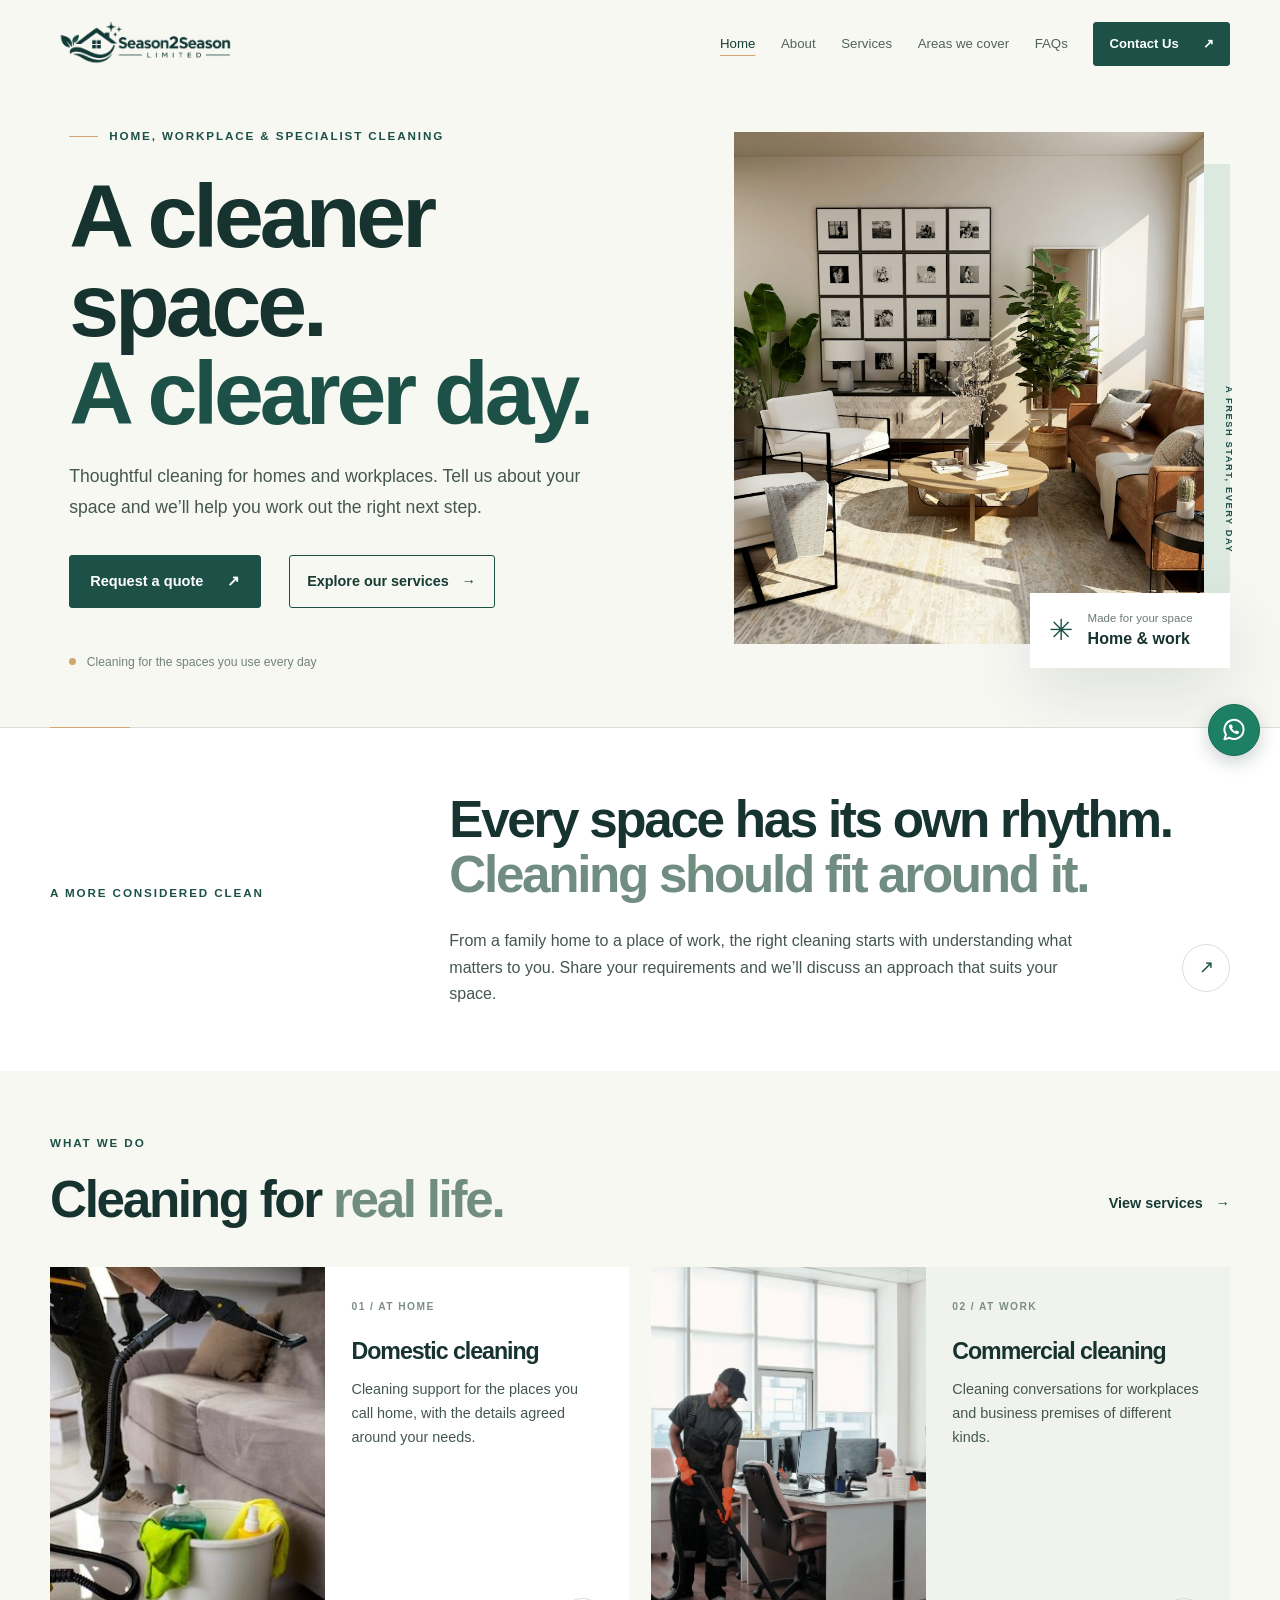
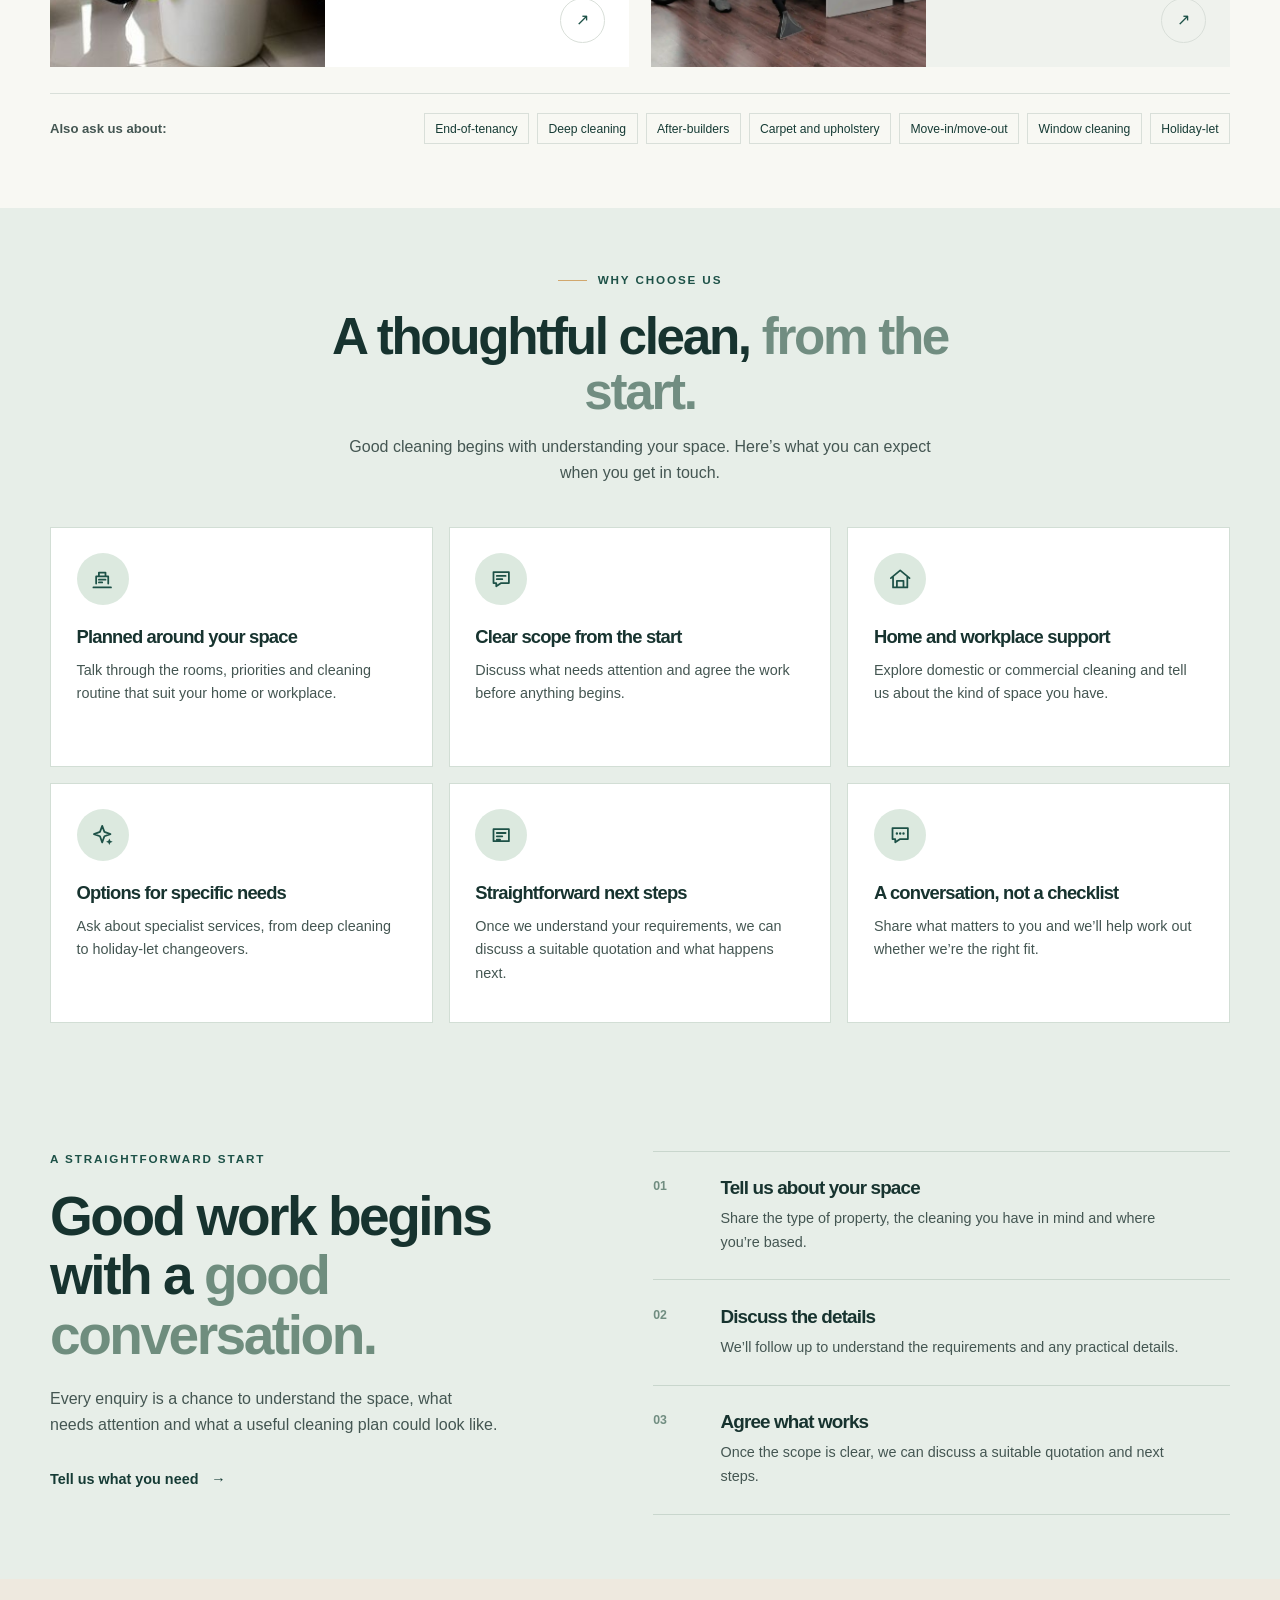
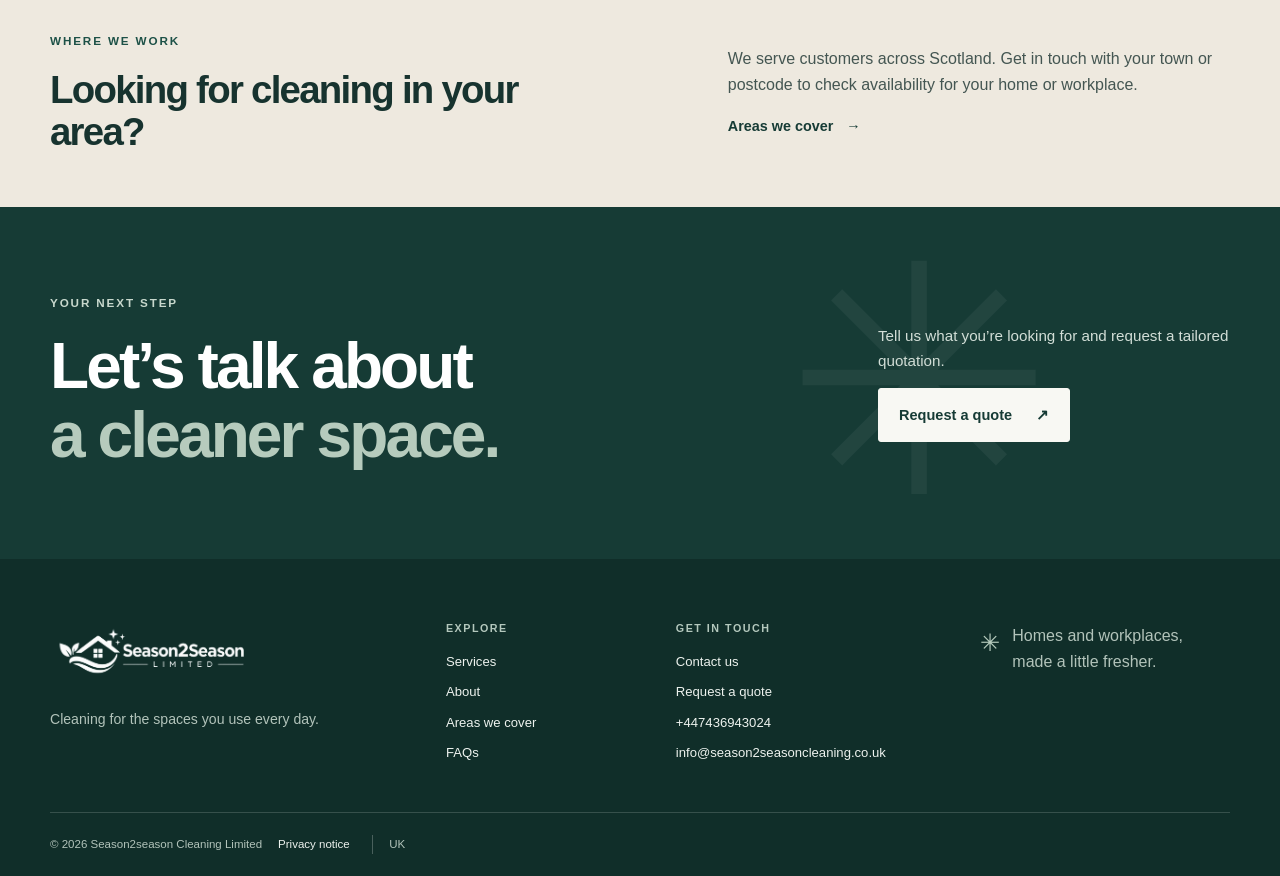
<file: index.html>
<!doctype html>
<html lang="en-GB">
<head>
  <meta charset="utf-8">
  <meta name="viewport" content="width=device-width, initial-scale=1">
  <meta name="description" content="Season2season Cleaning Limited provides domestic, commercial and specialist cleaning across Scotland. Tell us about your space and request a tailored quotation.">
  <meta name="robots" content="index,follow">
  <meta property="og:type" content="website">
  <meta property="og:site_name" content="Season2season Cleaning Limited">
  <meta property="og:title" content="Season2season Cleaning Limited | Cleaning Across Scotland">
  <meta property="og:description" content="Domestic, commercial and specialist cleaning across Scotland. Tell us about your space and request a tailored quotation.">
  <meta property="og:url" content="https://www.season2seasoncleaning.co.uk/">
  <meta property="og:image" content="https://www.season2seasoncleaning.co.uk/images/social-share.png">
  <meta property="og:image:secure_url" content="https://www.season2seasoncleaning.co.uk/images/social-share.png">
  <meta property="og:image:type" content="image/png">
  <meta property="og:image:width" content="1733">
  <meta property="og:image:height" content="907">
  <meta property="og:image:alt" content="Season2season Cleaning Limited cleaning for homes and workplaces across Scotland">
  <meta name="twitter:card" content="summary_large_image">
  <meta name="twitter:image" content="https://www.season2seasoncleaning.co.uk/images/social-share.png">
  <meta name="twitter:image:alt" content="Season2season Cleaning Limited cleaning for homes and workplaces across Scotland">
  <link rel="canonical" href="https://www.season2seasoncleaning.co.uk/">
  <title>Season2season Cleaning Limited | Cleaning Across Scotland</title>
  <link rel="icon" href="assets/favicon.svg" type="image/svg+xml">
  <link rel="stylesheet" href="css/style.css">
  <script src="js/config.js" defer></script>
  <script src="js/main.js" defer></script>
</head>
<body data-page="home">
  <a class="skip-link" href="#main">Skip to content</a>
  <header class="site-header">
    <div class="container header-inner">
      <a class="brand" href="index.html" aria-label="Season2season Limited home">
        <img class="brand-logo" src="images/header_logo.png" alt="">
      </a>
      <button class="menu-toggle" type="button" aria-expanded="false" aria-controls="primary-navigation">
        <span class="menu-toggle-label">Menu</span><span class="menu-icon" aria-hidden="true"><i></i><i></i></span>
      </button>
      <nav class="primary-navigation" id="primary-navigation" aria-label="Main navigation">
        <a href="index.html" data-nav="home">Home</a>
        <a href="about.html" data-nav="about">About</a>
        <a href="services.html" data-nav="services">Services</a>
        <a href="areas.html" data-nav="areas">Areas we cover</a>
        <a href="faq.html" data-nav="faq">FAQs</a>
        <a class="button button-small header-cta" href="contact.html">Contact Us<span aria-hidden="true">↗</span></a>
      </nav>
    </div>
  </header>

  <main id="main">
    <section class="hero">
      <div class="container hero-grid">
        <div class="hero-copy">
          <p class="eyebrow"><span class="eyebrow-line"></span> Home, workplace &amp; specialist cleaning</p>
          <h1>A cleaner space.<br><span>A clearer day.</span></h1>
          <p class="hero-intro">Thoughtful cleaning for homes and workplaces. Tell us about your space and we’ll help you work out the right next step.</p>
          <div class="hero-actions">
            <a class="button" href="contact.html#quote">Request a quote <span aria-hidden="true">↗</span></a>
            <a class="text-link" href="services.html">Explore our services <span aria-hidden="true">→</span></a>
          </div>
          <p class="hero-note"><span class="note-dot" aria-hidden="true"></span> Cleaning for the spaces you use every day</p>
        </div>
        <div class="hero-visual">
          <img class="hero-image" src="images/home-interior.jpg" width="1200" height="1500" fetchpriority="high" alt="Light-filled living room with a neatly arranged sofa and clear surfaces">
          <div class="image-caption"><span class="caption-mark" aria-hidden="true">✳</span><span>Made for your space<br><strong>Home &amp; work</strong></span></div>
          <span class="hero-vertical-label" aria-hidden="true">A FRESH START, EVERY DAY</span>
        </div>
      </div>
      <div class="hero-bottom-rule" aria-hidden="true"></div>
    </section>

    <section class="section intro-section">
      <div class="container intro-grid">
        <p class="eyebrow" data-reveal="left">A more considered clean</p>
        <div data-reveal="up">
          <h2>Every space has its own rhythm.<br><span>Cleaning should fit around it.</span></h2>
          <div class="intro-copy-row">
            <p>From a family home to a place of work, the right cleaning starts with understanding what matters to you. Share your requirements and we’ll discuss an approach that suits your space.</p>
            <a class="round-link" href="about.html" aria-label="Learn about our approach"><span aria-hidden="true">↗</span></a>
          </div>
        </div>
      </div>
    </section>

    <section class="section services-preview">
      <div class="container">
        <div class="section-heading" data-reveal="up">
          <div><p class="eyebrow">What we do</p><h2>Cleaning for <span>real life.</span></h2></div>
          <a class="text-link" href="services.html">View services <span aria-hidden="true">→</span></a>
        </div>
        <div class="service-grid">
          <article class="service-card service-card-home" data-reveal="up">
            <img src="images/domestic_cleaning.jpg" width="1200" height="1800" loading="lazy" alt="Cleaner vacuuming a bright home interior">
            <div class="service-card-content">
              <p class="card-index">01 / AT HOME</p>
              <h3>Domestic cleaning</h3>
              <p>Cleaning support for the places you call home, with the details agreed around your needs.</p>
              <a class="circle-arrow" href="services.html#domestic" aria-label="Explore domestic cleaning"><span aria-hidden="true">↗</span></a>
            </div>
          </article>
          <article class="service-card service-card-work" data-reveal="up">
            <img src="images/commercial-cleaning.webp" width="1200" height="1796" loading="lazy" alt="Two cleaners washing glass doors in a modern office">
            <div class="service-card-content">
              <p class="card-index">02 / AT WORK</p>
              <h3>Commercial cleaning</h3>
              <p>Cleaning conversations for workplaces and business premises of different kinds.</p>
              <a class="circle-arrow" href="services.html#commercial" aria-label="Explore commercial cleaning"><span aria-hidden="true">↗</span></a>
            </div>
          </article>
        </div>
        <div class="service-extra-links">
          <p>Also ask us about:</p>
          <ul>
            <li><a href="services.html#end-of-tenancy-cleaning">End-of-tenancy</a></li>
            <li><a href="services.html#deep-cleaning">Deep cleaning</a></li>
            <li><a href="services.html#after-builders-cleaning">After-builders</a></li>
            <li><a href="services.html#carpet-and-upholstery-cleaning">Carpet and upholstery</a></li>
            <li><a href="services.html#move-in-move-out-cleaning">Move-in/move-out</a></li>
            <li><a href="services.html#window-cleaning">Window cleaning</a></li>
            <li><a href="services.html#holiday-let-cleaning">Holiday-let</a></li>
          </ul>
        </div>
      </div>
    </section>

    <section class="section why-choose-section" aria-labelledby="why-choose-heading">
      <div class="container">
        <div class="why-choose-heading" data-reveal="up">
          <p class="eyebrow"><span class="eyebrow-line"></span> Why choose us</p>
          <h2 id="why-choose-heading">A thoughtful clean, <span>from the start.</span></h2>
          <p>Good cleaning begins with understanding your space. Here’s what you can expect when you get in touch.</p>
        </div>
        <div class="why-choose-grid">
          <article class="why-choose-card" data-reveal="up">
            <span class="why-choose-icon" aria-hidden="true"><svg viewBox="0 0 24 24" fill="none"><path d="M4 19.5h16M6.5 16V9.5h11V16M9 9.5V6h6v3.5M9 12.5h6M9 15h3" stroke="currentColor" stroke-width="1.6" stroke-linecap="round" stroke-linejoin="round"/></svg></span>
            <h3>Planned around your space</h3>
            <p>Talk through the rooms, priorities and cleaning routine that suit your home or workplace.</p>
          </article>
          <article class="why-choose-card" data-reveal="up">
            <span class="why-choose-icon" aria-hidden="true"><svg viewBox="0 0 24 24" fill="none"><path d="M5 5.5h14v10H12l-4.5 3v-3H5v-10Z" stroke="currentColor" stroke-width="1.6" stroke-linejoin="round"/><path d="M8 9h8M8 12h5" stroke="currentColor" stroke-width="1.6" stroke-linecap="round"/></svg></span>
            <h3>Clear scope from the start</h3>
            <p>Discuss what needs attention and agree the work before anything begins.</p>
          </article>
          <article class="why-choose-card" data-reveal="up">
            <span class="why-choose-icon" aria-hidden="true"><svg viewBox="0 0 24 24" fill="none"><path d="M3.5 11 12 4l8.5 7M5.5 9.5v10h13v-10M9 19.5v-6h6v6" stroke="currentColor" stroke-width="1.6" stroke-linecap="round" stroke-linejoin="round"/></svg></span>
            <h3>Home and workplace support</h3>
            <p>Explore domestic or commercial cleaning and tell us about the kind of space you have.</p>
          </article>
          <article class="why-choose-card" data-reveal="up">
            <span class="why-choose-icon" aria-hidden="true"><svg viewBox="0 0 24 24" fill="none"><path d="M12 3.5 14 9l5.5 2-5.5 2-2 5.5-2-5.5-5.5-2L10 9l2-5.5Z" stroke="currentColor" stroke-width="1.6" stroke-linejoin="round"/><path d="m18.5 15 .9 2.1 2.1.9-2.1.9-.9 2.1-.9-2.1-2.1-.9 2.1-.9.9-2.1Z" fill="currentColor"/></svg></span>
            <h3>Options for specific needs</h3>
            <p>Ask about specialist services, from deep cleaning to holiday-let changeovers.</p>
          </article>
          <article class="why-choose-card" data-reveal="up">
            <span class="why-choose-icon" aria-hidden="true"><svg viewBox="0 0 24 24" fill="none"><path d="M5 6.5h14v11H5zM8 10h8M8 13h5M8 16h3" stroke="currentColor" stroke-width="1.6" stroke-linecap="round" stroke-linejoin="round"/></svg></span>
            <h3>Straightforward next steps</h3>
            <p>Once we understand your requirements, we can discuss a suitable quotation and what happens next.</p>
          </article>
          <article class="why-choose-card" data-reveal="up">
            <span class="why-choose-icon" aria-hidden="true"><svg viewBox="0 0 24 24" fill="none"><path d="M5 5.5h14v10H12l-4.5 3v-3H5v-10Z" stroke="currentColor" stroke-width="1.6" stroke-linejoin="round"/><path d="M9 10.5h.01M12 10.5h.01M15 10.5h.01" stroke="currentColor" stroke-width="2.2" stroke-linecap="round"/></svg></span>
            <h3>A conversation, not a checklist</h3>
            <p>Share what matters to you and we’ll help work out whether we’re the right fit.</p>
          </article>
        </div>
      </div>
    </section>

    <section class="section approach-section">
      <div class="container approach-layout">
        <div class="approach-heading" data-reveal="left">
          <p class="eyebrow">A straightforward start</p>
          <h2>Good work begins<br>with a <span>good conversation.</span></h2>
          <p>Every enquiry is a chance to understand the space, what needs attention and what a useful cleaning plan could look like.</p>
          <a class="text-link" href="contact.html#enquiry">Tell us what you need <span aria-hidden="true">→</span></a>
        </div>
        <ol class="steps-list">
          <li data-reveal="right"><span class="step-number">01</span><div><h3>Tell us about your space</h3><p>Share the type of property, the cleaning you have in mind and where you’re based.</p></div></li>
          <li data-reveal="right"><span class="step-number">02</span><div><h3>Discuss the details</h3><p>We’ll follow up to understand the requirements and any practical details.</p></div></li>
          <li data-reveal="right"><span class="step-number">03</span><div><h3>Agree what works</h3><p>Once the scope is clear, we can discuss a suitable quotation and next steps.</p></div></li>
        </ol>
      </div>
    </section>

    <section class="areas-strip">
      <div class="container areas-strip-inner">
        <div data-reveal="left"><p class="eyebrow">Where we work</p><h2>Looking for cleaning in your area?</h2></div>
        <div data-reveal="right"><p>We serve customers across Scotland. Get in touch with your town or postcode to check availability for your home or workplace.</p><a class="text-link" href="areas.html">Areas we cover <span aria-hidden="true">→</span></a></div>
      </div>
    </section>

    <section class="cta-section">
      <div class="container cta-inner">
        <div data-reveal="left"><p class="eyebrow eyebrow-light">Your next step</p><h2>Let’s talk about<br><span>a cleaner space.</span></h2></div>
        <div class="cta-action" data-reveal="right"><p>Tell us what you’re looking for and request a tailored quotation.</p><a class="button button-light" href="contact.html#quote">Request a quote <span aria-hidden="true">↗</span></a></div>
        <span class="cta-spark" aria-hidden="true">✳</span>
      </div>
    </section>
  </main>

  <footer class="site-footer">
    <div class="container">
      <div class="footer-main">
        <div class="footer-brand"><a class="brand brand-footer" href="index.html"><img class="brand-logo" src="images/footer_logo.png" alt="Season2season Limited"></a><p>Cleaning for the spaces you use every day.</p></div>
        <div class="footer-column"><h2>Explore</h2><a href="services.html">Services</a><a href="about.html">About</a><a href="areas.html">Areas we cover</a><a href="faq.html">FAQs</a></div>
        <div class="footer-column"><h2>Get in touch</h2><a href="contact.html#enquiry">Contact us</a><a href="contact.html#quote">Request a quote</a><span data-footer-phone>Phone details to be confirmed</span><span data-email-display></span></div>
        <div class="footer-note"><span class="footer-spark" aria-hidden="true">✳</span><p>Homes and workplaces,<br>made a little fresher.</p></div>
      </div>
      <div class="footer-bottom"><span>© <span data-year></span> <span data-company-name>Company Name</span></span><div><a href="privacy.html">Privacy notice</a><span class="footer-location">UK</span></div></div>
    </div>
  </footer>
</body>
</html>
</file>
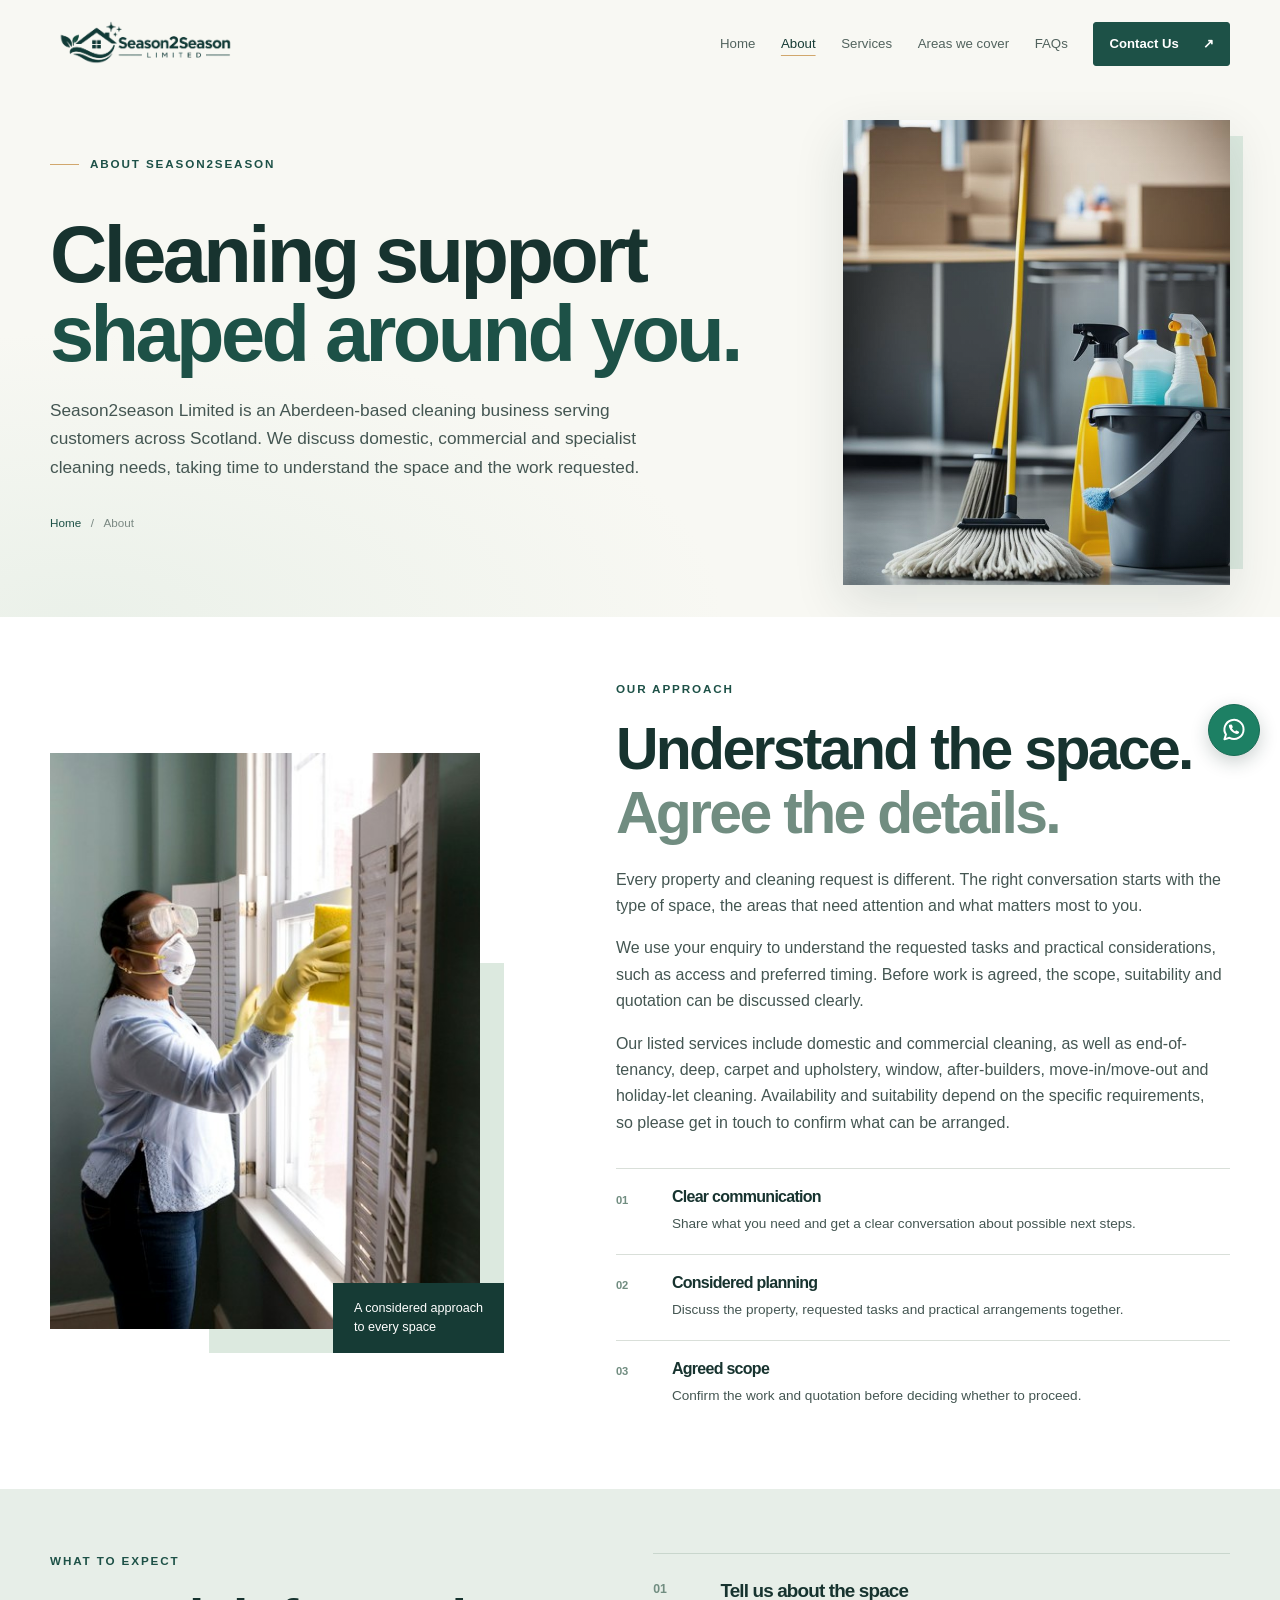
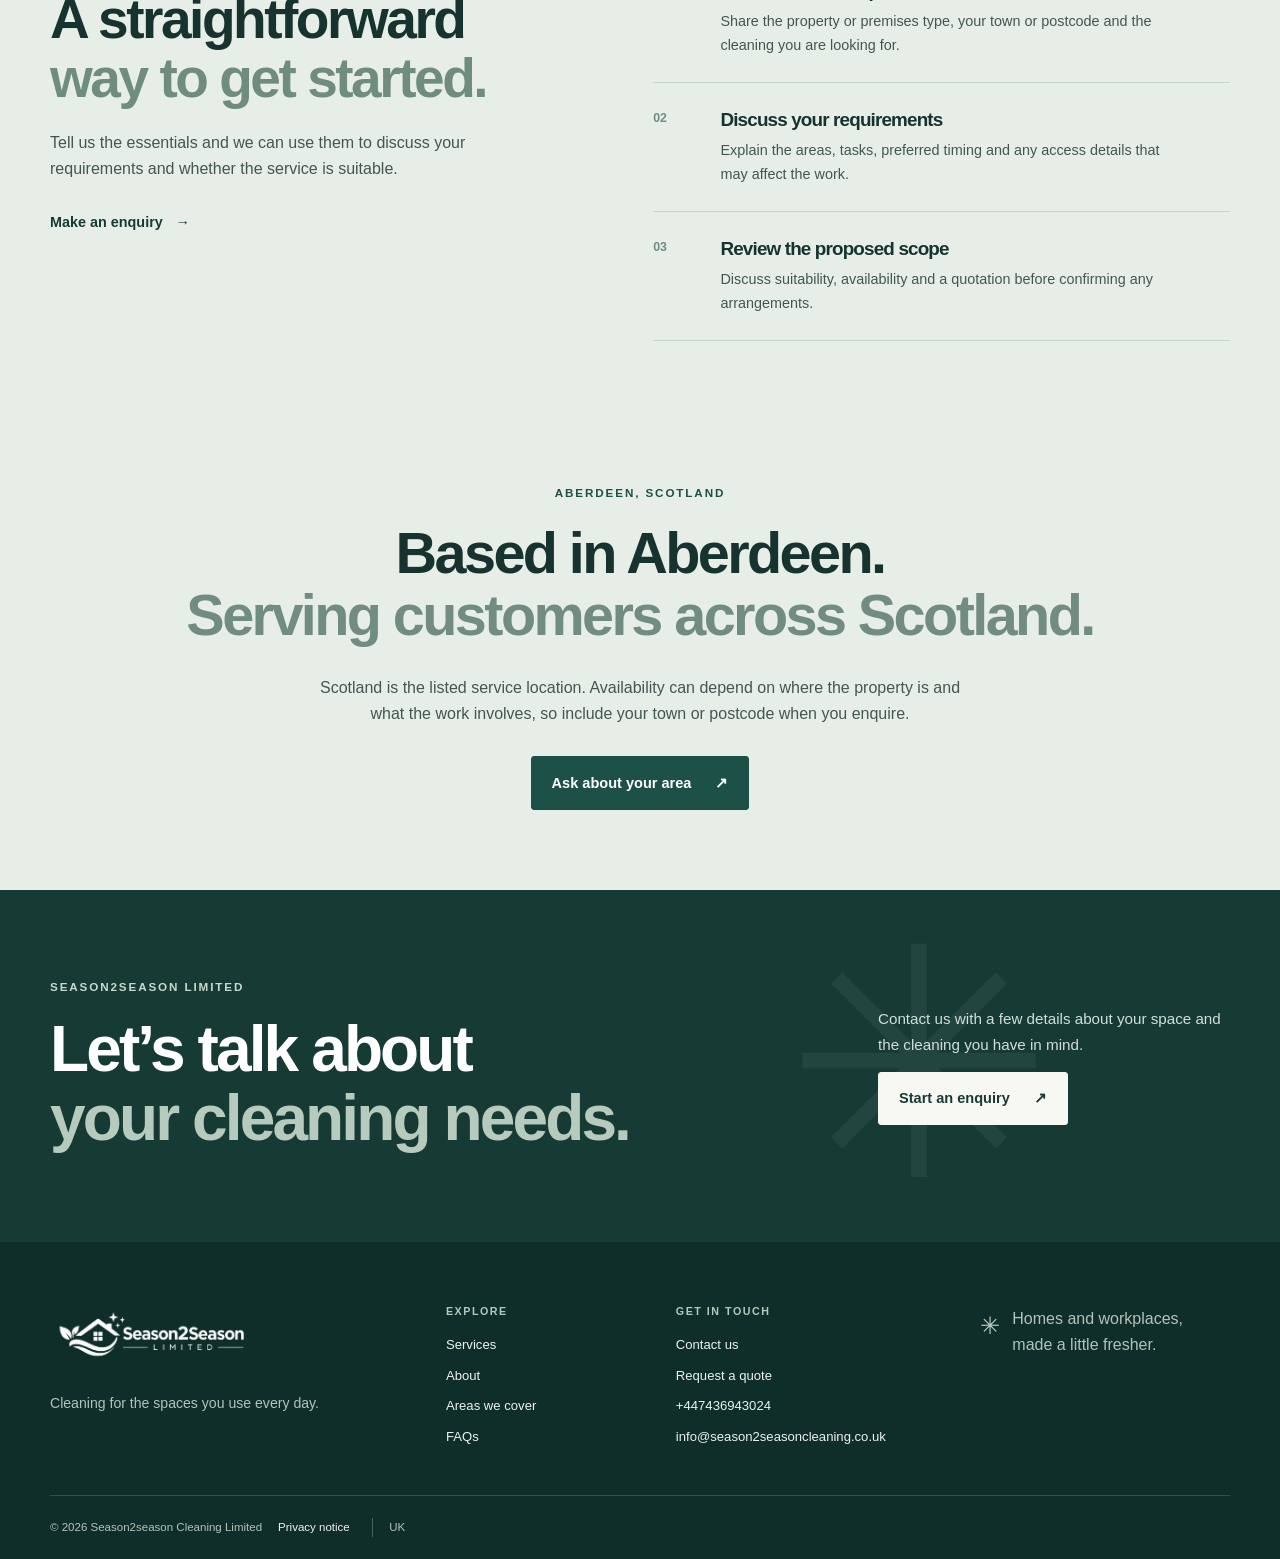
<file: about.html>
<!doctype html>
<html lang="en-GB">
<head>
  <meta charset="utf-8">
  <meta name="viewport" content="width=device-width, initial-scale=1">
  <meta name="description" content="Meet Season2season Cleaning Limited, an Aberdeen-based cleaning business serving customers across Scotland with domestic, commercial and specialist cleaning.">
  <meta name="robots" content="index,follow">
  <meta property="og:type" content="website">
  <meta property="og:site_name" content="Season2season Cleaning Limited">
  <meta property="og:title" content="About Season2season Cleaning Limited | Aberdeen Cleaning Company">
  <meta property="og:description" content="Meet Season2season, an Aberdeen-based cleaning business serving homes and workplaces across Scotland.">
  <meta property="og:url" content="https://www.season2seasoncleaning.co.uk/about.html">
  <meta property="og:image" content="https://www.season2seasoncleaning.co.uk/images/social-share.png">
  <meta property="og:image:secure_url" content="https://www.season2seasoncleaning.co.uk/images/social-share.png">
  <meta property="og:image:type" content="image/png">
  <meta property="og:image:width" content="1733">
  <meta property="og:image:height" content="907">
  <meta property="og:image:alt" content="Season2season Cleaning Limited cleaning for homes and workplaces across Scotland">
  <meta name="twitter:card" content="summary_large_image">
  <meta name="twitter:image" content="https://www.season2seasoncleaning.co.uk/images/social-share.png">
  <meta name="twitter:image:alt" content="Season2season Cleaning Limited cleaning for homes and workplaces across Scotland">
  <link rel="canonical" href="https://www.season2seasoncleaning.co.uk/about.html">
  <title>About Season2season Cleaning Limited | Aberdeen Cleaning Company</title>
  <link rel="icon" href="assets/favicon.svg" type="image/svg+xml">
  <link rel="stylesheet" href="css/style.css">
  <script src="js/config.js" defer></script>
  <script src="js/main.js" defer></script>
</head>
<body data-page="about">
  <a class="skip-link" href="#main">Skip to content</a>
  <header class="site-header"><div class="container header-inner">
    <a class="brand" href="index.html" aria-label="Season2season Limited home"><img class="brand-logo" src="images/header_logo.png" alt=""></a>
    <button class="menu-toggle" type="button" aria-expanded="false" aria-controls="primary-navigation"><span class="menu-toggle-label">Menu</span><span class="menu-icon" aria-hidden="true"><i></i><i></i></span></button>
    <nav class="primary-navigation" id="primary-navigation" aria-label="Main navigation">
      <a href="index.html" data-nav="home">Home</a><a href="about.html" data-nav="about">About</a><a href="services.html" data-nav="services">Services</a><a href="areas.html" data-nav="areas">Areas we cover</a><a href="faq.html" data-nav="faq">FAQs</a><a class="button button-small header-cta" href="contact.html">Contact Us <span aria-hidden="true">↗</span></a>
    </nav>
  </div></header>
  <main id="main">
    <section class="page-hero"><div class="container page-hero-inner"><p class="eyebrow"><span class="eyebrow-line"></span> About Season2season</p><h1>Cleaning support<br><span>shaped around you.</span></h1><p>Season2season Limited is an Aberdeen-based cleaning business serving customers across Scotland. We discuss domestic, commercial and specialist cleaning needs, taking time to understand the space and the work requested.</p><div class="breadcrumb"><a href="index.html">Home</a><span aria-hidden="true">/</span><span aria-current="page">About</span></div></div></section>
    <section class="section about-story"><div class="container about-story-grid"><div class="about-photo-wrap"><img src="images/cleaning-detail.jpg" width="900" height="1100" loading="lazy" alt="Cleaning professional carefully wiping a kitchen surface"><span class="photo-note">A considered approach<br>to every space</span></div><div class="about-story-copy"><p class="eyebrow">Our approach</p><h2>Understand the space.<br><span>Agree the details.</span></h2><p>Every property and cleaning request is different. The right conversation starts with the type of space, the areas that need attention and what matters most to you.</p><p>We use your enquiry to understand the requested tasks and practical considerations, such as access and preferred timing. Before work is agreed, the scope, suitability and quotation can be discussed clearly.</p><p>Our listed services include domestic and commercial cleaning, as well as end-of-tenancy, deep, carpet and upholstery, window, after-builders, move-in/move-out and holiday-let cleaning. Availability and suitability depend on the specific requirements, so please get in touch to confirm what can be arranged.</p><div class="about-values"><div><span class="value-mark" aria-hidden="true">01</span><div><h3>Clear communication</h3><p>Share what you need and get a clear conversation about possible next steps.</p></div></div><div><span class="value-mark" aria-hidden="true">02</span><div><h3>Considered planning</h3><p>Discuss the property, requested tasks and practical arrangements together.</p></div></div><div><span class="value-mark" aria-hidden="true">03</span><div><h3>Agreed scope</h3><p>Confirm the work and quotation before deciding whether to proceed.</p></div></div></div></div></div></section>
    <section class="section approach-section">
      <div class="container approach-layout">
        <div class="approach-heading">
          <p class="eyebrow">What to expect</p>
          <h2>A straightforward<br><span>way to get started.</span></h2>
          <p>Tell us the essentials and we can use them to discuss your requirements and whether the service is suitable.</p>
          <a class="text-link" href="contact.html#enquiry">Make an enquiry <span aria-hidden="true">→</span></a>
        </div>
        <ol class="steps-list">
          <li><span class="step-number">01</span><div><h3>Tell us about the space</h3><p>Share the property or premises type, your town or postcode and the cleaning you are looking for.</p></div></li>
          <li><span class="step-number">02</span><div><h3>Discuss your requirements</h3><p>Explain the areas, tasks, preferred timing and any access details that may affect the work.</p></div></li>
          <li><span class="step-number">03</span><div><h3>Review the proposed scope</h3><p>Discuss suitability, availability and a quotation before confirming any arrangements.</p></div></li>
        </ol>
      </div>
    </section>
    <section class="about-banner"><div class="container about-banner-inner"><p class="eyebrow">Aberdeen, Scotland</p><h2>Based in Aberdeen.<br><span>Serving customers across Scotland.</span></h2><p class="about-location-copy">Scotland is the listed service location. Availability can depend on where the property is and what the work involves, so include your town or postcode when you enquire.</p><a class="button" href="areas.html">Ask about your area <span aria-hidden="true">↗</span></a></div></section>
    <section class="cta-section"><div class="container cta-inner"><div><p class="eyebrow eyebrow-light">Season2season Limited</p><h2>Let’s talk about<br><span>your cleaning needs.</span></h2></div><div class="cta-action"><p>Contact us with a few details about your space and the cleaning you have in mind.</p><a class="button button-light" href="contact.html#enquiry">Start an enquiry <span aria-hidden="true">↗</span></a></div><span class="cta-spark" aria-hidden="true">✳</span></div></section>
  </main>
  <footer class="site-footer"><div class="container"><div class="footer-main"><div class="footer-brand"><a class="brand brand-footer" href="index.html"><img class="brand-logo" src="images/footer_logo.png" alt="Season2season Limited"></a><p>Cleaning for the spaces you use every day.</p></div><div class="footer-column"><h2>Explore</h2><a href="services.html">Services</a><a href="about.html">About</a><a href="areas.html">Areas we cover</a><a href="faq.html">FAQs</a></div>  <div class="footer-column"><h2>Get in touch</h2><a href="contact.html#enquiry">Contact us</a><a href="contact.html#quote">Request a quote</a><span data-footer-phone>Phone details to be confirmed</span><span data-email-display>Email details to be confirmed</span></div><div class="footer-note"><span class="footer-spark" aria-hidden="true">✳</span><p>Homes and workplaces,<br>made a little fresher.</p></div></div><div class="footer-bottom"><span>© <span data-year></span> <span data-company-name>Company Name</span></span><div><a href="privacy.html">Privacy notice</a><span class="footer-location">UK</span></div></div></div></footer>
</body>
</html>
</file>
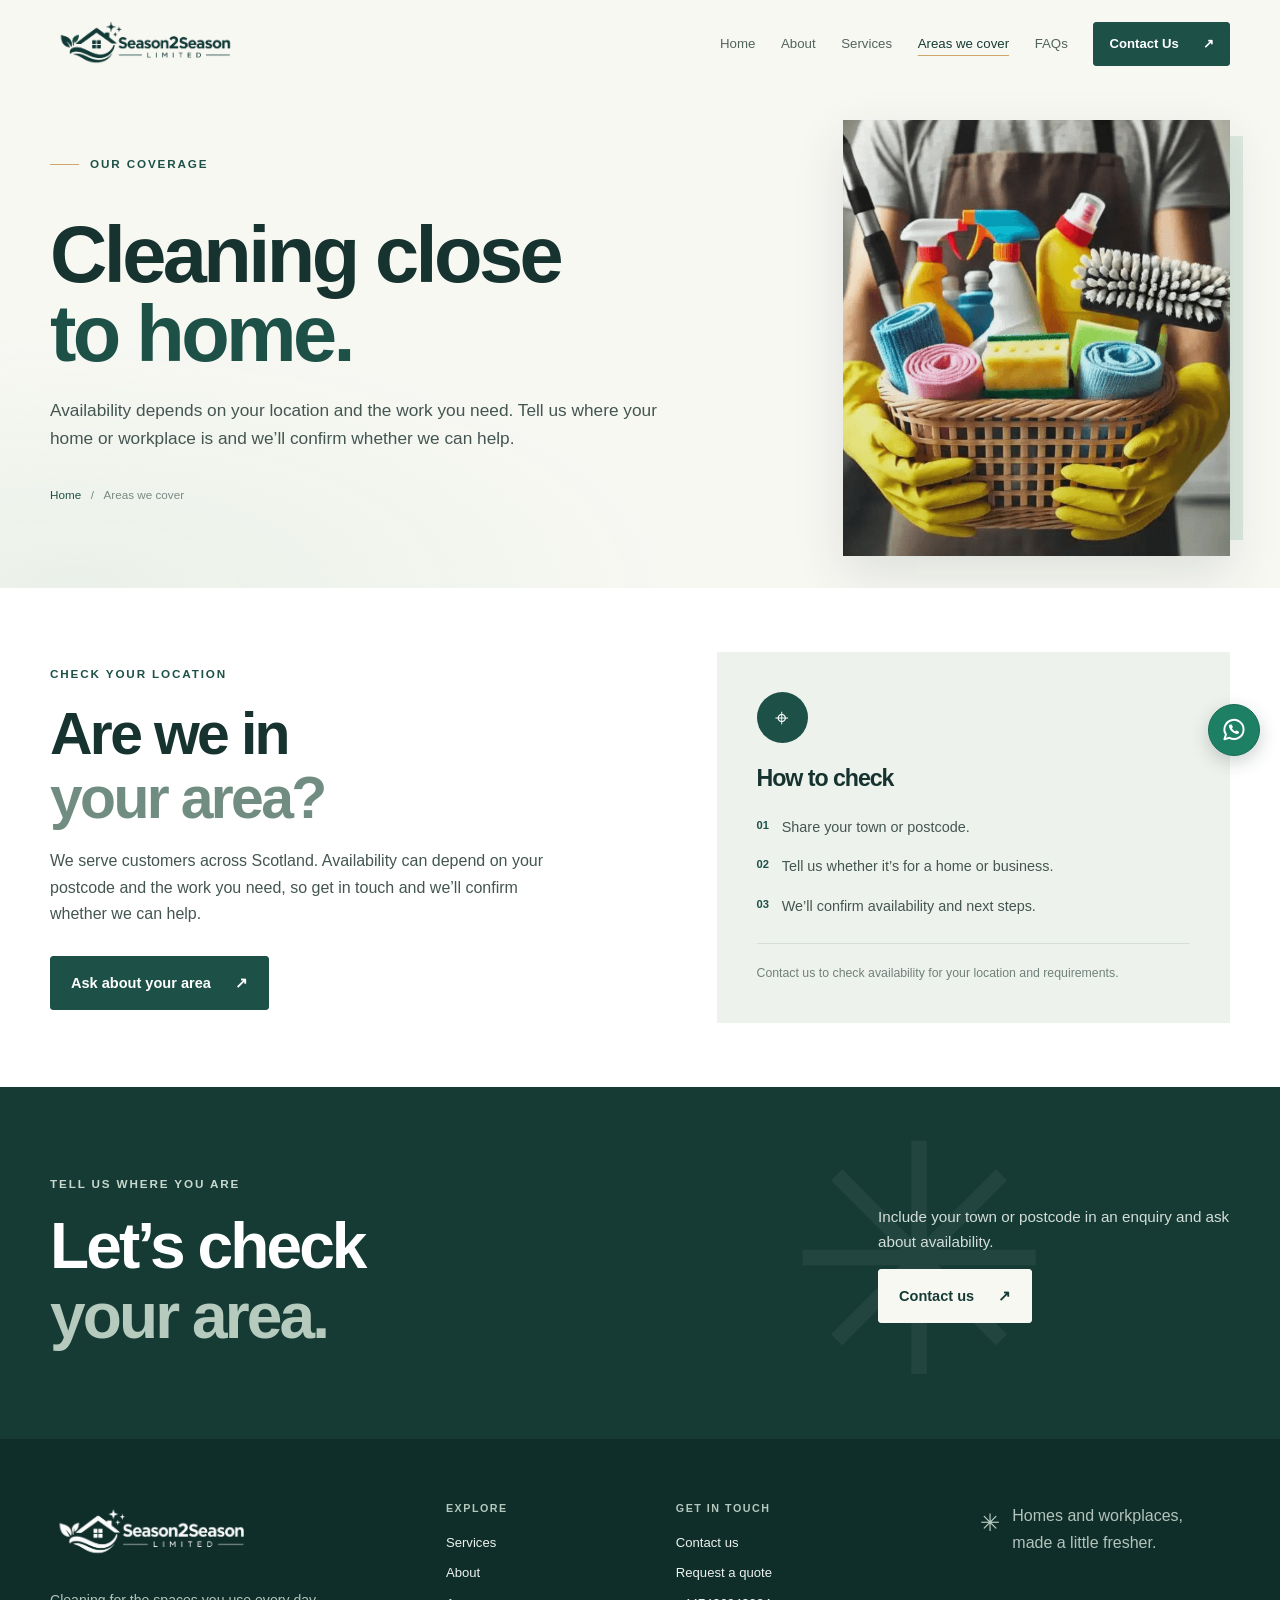
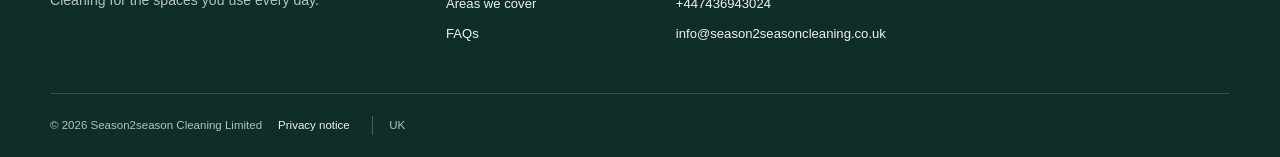
<file: areas.html>
<!doctype html>
<html lang="en-GB">
<head>
  <meta charset="utf-8">
  <meta name="viewport" content="width=device-width, initial-scale=1">
  <meta name="description" content="Season2season Cleaning Limited serves customers across Scotland. Ask whether cleaning for your home or workplace is available in your area.">
  <meta name="robots" content="index,follow">
  <meta property="og:type" content="website">
  <meta property="og:site_name" content="Season2season Cleaning Limited">
  <meta property="og:title" content="Cleaning Across Scotland | Season2season Cleaning Limited">
  <meta property="og:description" content="Season2season Cleaning Limited serves customers across Scotland. Contact us with your postcode to check availability.">
  <meta property="og:url" content="https://www.season2seasoncleaning.co.uk/areas.html">
  <meta property="og:image" content="https://www.season2seasoncleaning.co.uk/images/social-share.png">
  <meta property="og:image:secure_url" content="https://www.season2seasoncleaning.co.uk/images/social-share.png">
  <meta property="og:image:type" content="image/png">
  <meta property="og:image:width" content="1733">
  <meta property="og:image:height" content="907">
  <meta property="og:image:alt" content="Season2season Cleaning Limited cleaning for homes and workplaces across Scotland">
  <meta name="twitter:card" content="summary_large_image">
  <meta name="twitter:image" content="https://www.season2seasoncleaning.co.uk/images/social-share.png">
  <meta name="twitter:image:alt" content="Season2season Cleaning Limited cleaning for homes and workplaces across Scotland">
  <link rel="canonical" href="https://www.season2seasoncleaning.co.uk/areas.html">
  <title>Cleaning Across Scotland | Season2season Cleaning Limited</title>
  <link rel="icon" href="assets/favicon.svg" type="image/svg+xml">
  <link rel="stylesheet" href="css/style.css">
  <script src="js/config.js" defer></script>
  <script src="js/main.js" defer></script>
</head>
<body data-page="areas">
  <a class="skip-link" href="#main">Skip to content</a>
  <header class="site-header"><div class="container header-inner">
    <a class="brand" href="index.html" aria-label="Season2season Limited home"><img class="brand-logo" src="images/header_logo.png" alt="logo"></a>
    <button class="menu-toggle" type="button" aria-expanded="false" aria-controls="primary-navigation"><span class="menu-toggle-label">Menu</span><span class="menu-icon" aria-hidden="true"><i></i><i></i></span></button>
    <nav class="primary-navigation" id="primary-navigation" aria-label="Main navigation">
      <a href="index.html" data-nav="home">Home</a><a href="about.html" data-nav="about">About</a><a href="services.html" data-nav="services">Services</a><a href="areas.html" data-nav="areas">Areas we cover</a><a href="faq.html" data-nav="faq">FAQs</a><a class="button button-small header-cta" href="contact.html">Contact Us <span aria-hidden="true">↗</span></a>
    </nav>
  </div></header>
  <main id="main">
    <section class="page-hero"><div class="container page-hero-inner"><p class="eyebrow"><span class="eyebrow-line"></span> Our coverage</p><h1>Cleaning close<br><span>to home.</span></h1><p>Availability depends on your location and the work you need. Tell us where your home or workplace is and we’ll confirm whether we can help.</p><div class="breadcrumb"><a href="index.html">Home</a><span aria-hidden="true">/</span><span aria-current="page">Areas we cover</span></div></div></section>
    <section class="section area-content"><div class="container area-content-grid"><div><p class="eyebrow">Check your location</p><h2>Are we in<br><span>your area?</span></h2><p class="area-lead">We serve customers across Scotland. Availability can depend on your postcode and the work you need, so get in touch and we’ll confirm whether we can help.</p><a class="button" href="contact.html#enquiry">Ask about your area <span aria-hidden="true">↗</span></a></div><div class="area-check-card"><span class="area-check-icon" aria-hidden="true">⌖</span><h3>How to check</h3><ol><li><span>01</span>Share your town or postcode.</li><li><span>02</span>Tell us whether it’s for a home or business.</li><li><span>03</span>We’ll confirm availability and next steps.</li></ol><p>Contact us to check availability for your location and requirements.</p></div></div></section>
    <section class="cta-section"><div class="container cta-inner"><div><p class="eyebrow eyebrow-light">Tell us where you are</p><h2>Let’s check<br><span>your area.</span></h2></div><div class="cta-action"><p>Include your town or postcode in an enquiry and ask about availability.</p><a class="button button-light" href="contact.html#enquiry">Contact us <span aria-hidden="true">↗</span></a></div><span class="cta-spark" aria-hidden="true">✳</span></div></section>
  </main>
  <footer class="site-footer"><div class="container"><div class="footer-main"><div class="footer-brand"><a class="brand brand-footer" href="index.html"><img class="brand-logo" src="images/footer_logo.png" alt="Season2season Limited"></a><p>Cleaning for the spaces you use every day.</p></div><div class="footer-column"><h2>Explore</h2><a href="services.html">Services</a><a href="about.html">About</a><a href="areas.html">Areas we cover</a><a href="faq.html">FAQs</a></div><div class="footer-column"><h2>Get in touch</h2><a href="contact.html#enquiry">Contact us</a><a href="contact.html#quote">Request a quote</a><span data-footer-phone>Phone details to be confirmed</span><span data-email-display>Email details to be confirmed</span></div><div class="footer-note"><span class="footer-spark" aria-hidden="true">✳</span><p>Homes and workplaces,<br>made a little fresher.</p></div></div><div class="footer-bottom"><span>© <span data-year></span> <span data-company-name>Company Name</span></span><div><a href="privacy.html">Privacy notice</a><span class="footer-location">UK</span></div></div></div></footer>
</body>
</html>
</file>
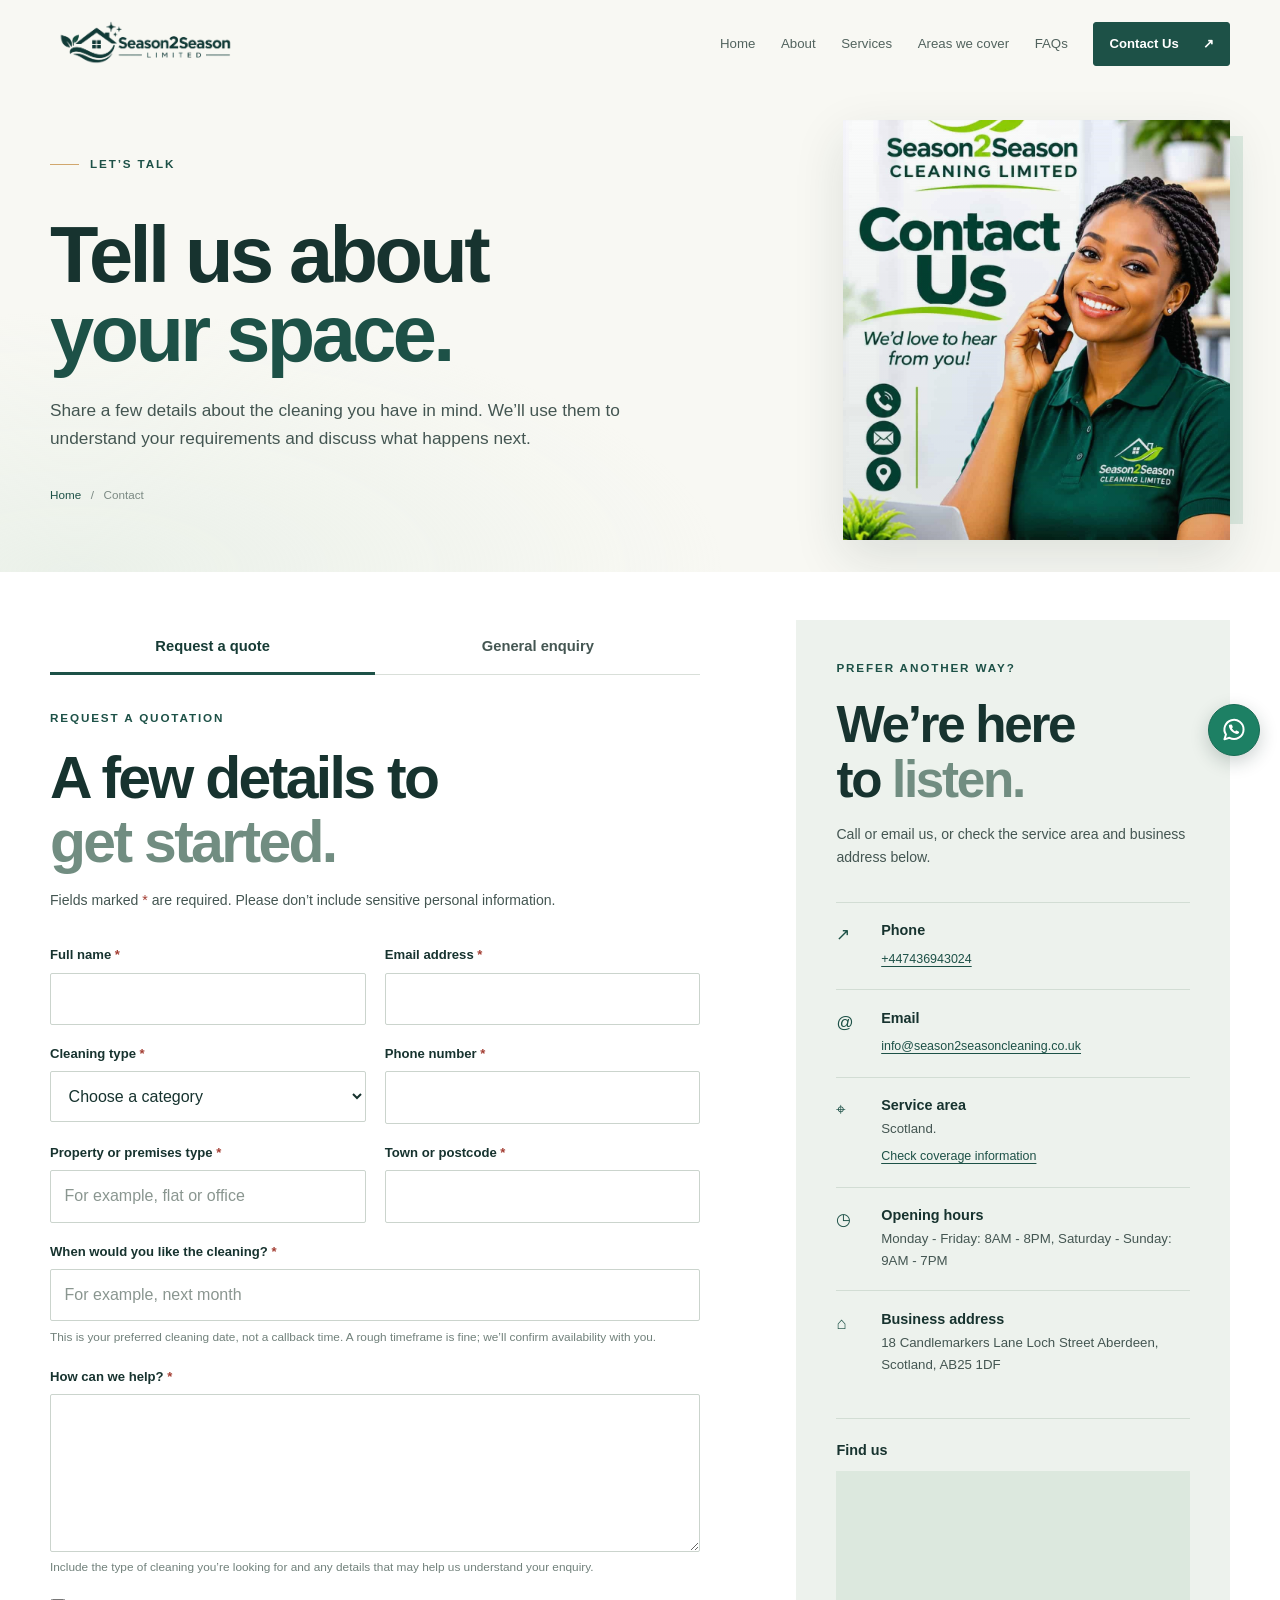
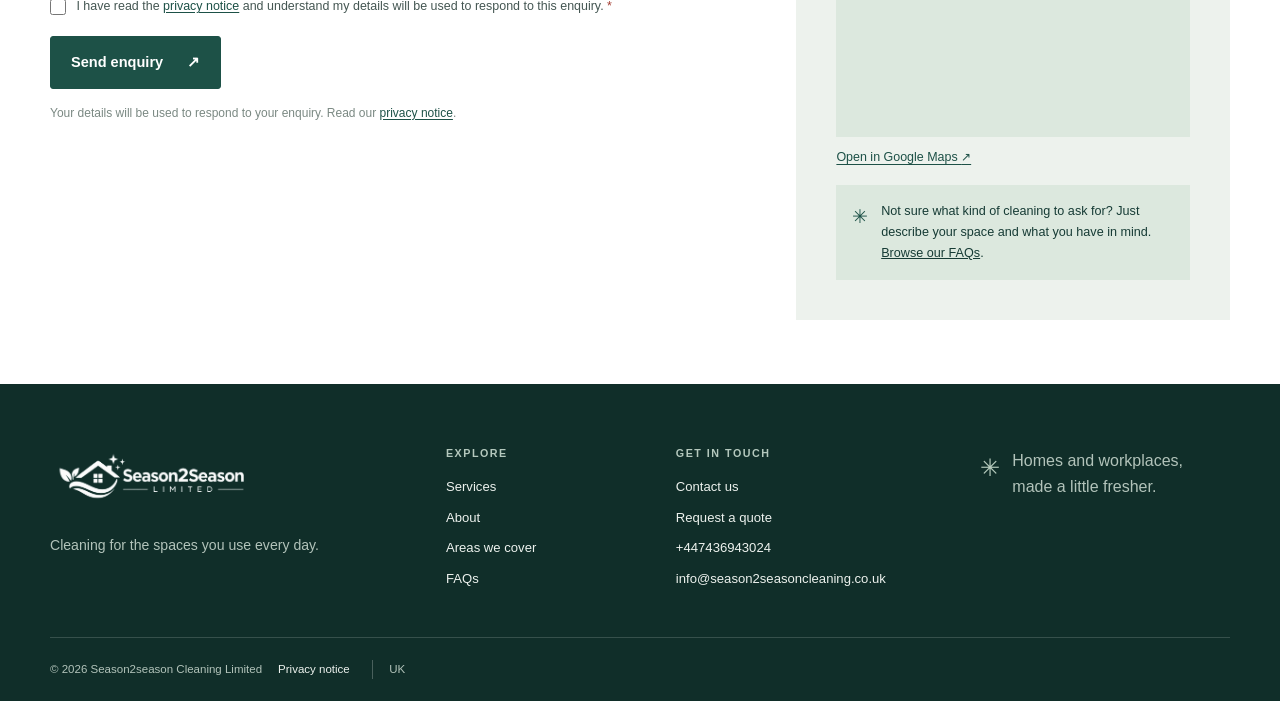
<file: contact.html>
<!doctype html>
<html lang="en-GB">
<head>
  <meta charset="utf-8">
  <meta name="viewport" content="width=device-width, initial-scale=1">
  <meta name="description" content="Contact Season2season Cleaning Limited to request a domestic, commercial or specialist cleaning quote. Tell us about your space and location in Scotland.">
  <meta name="robots" content="index,follow">
  <meta property="og:type" content="website">
  <meta property="og:site_name" content="Season2season Cleaning Limited">
  <meta property="og:title" content="Request a Cleaning Quote | Season2season Cleaning Limited">
  <meta property="og:description" content="Contact Season2season Cleaning Limited to request a domestic, commercial or specialist cleaning quote across Scotland.">
  <meta property="og:url" content="https://www.season2seasoncleaning.co.uk/contact.html">
  <meta property="og:image" content="https://www.season2seasoncleaning.co.uk/images/social-share.png">
  <meta property="og:image:secure_url" content="https://www.season2seasoncleaning.co.uk/images/social-share.png">
  <meta property="og:image:type" content="image/png">
  <meta property="og:image:width" content="1733">
  <meta property="og:image:height" content="907">
  <meta property="og:image:alt" content="Season2season Cleaning Limited cleaning for homes and workplaces across Scotland">
  <meta name="twitter:card" content="summary_large_image">
  <meta name="twitter:image" content="https://www.season2seasoncleaning.co.uk/images/social-share.png">
  <meta name="twitter:image:alt" content="Season2season Cleaning Limited cleaning for homes and workplaces across Scotland">
  <link rel="canonical" href="https://www.season2seasoncleaning.co.uk/contact.html">
  <title>Request a Cleaning Quote | Season2season Cleaning Limited</title>
  <link rel="icon" href="assets/favicon.svg" type="image/svg+xml">
  <link rel="stylesheet" href="css/style.css">
  <script src="js/config.js" defer></script>
  <script src="js/main.js" defer></script>
  <script src="js/contact-form.js" defer></script>
</head>
<body data-page="contact">
  <a class="skip-link" href="#main">Skip to content</a>
  <header class="site-header"><div class="container header-inner">
    <a class="brand" href="index.html" aria-label="Season2season Limited home"><img class="brand-logo" src="images/header_logo.png" alt=""></a>
    <button class="menu-toggle" type="button" aria-expanded="false" aria-controls="primary-navigation"><span class="menu-toggle-label">Menu</span><span class="menu-icon" aria-hidden="true"><i></i><i></i></span></button>
    <nav class="primary-navigation" id="primary-navigation" aria-label="Main navigation">
      <a href="index.html" data-nav="home">Home</a><a href="about.html" data-nav="about">About</a><a href="services.html" data-nav="services">Services</a><a href="areas.html" data-nav="areas">Areas we cover</a><a href="faq.html" data-nav="faq">FAQs</a><a class="button button-small header-cta" href="contact.html">Contact Us <span aria-hidden="true">↗</span></a>
    </nav>
  </div></header>
  <main id="main">
    <section class="page-hero contact-hero"><div class="container page-hero-inner"><p class="eyebrow"><span class="eyebrow-line"></span> Let’s talk</p><h1>Tell us about<br><span>your space.</span></h1><p>Share a few details about the cleaning you have in mind. We’ll use them to understand your requirements and discuss what happens next.</p><div class="breadcrumb"><a href="index.html">Home</a><span aria-hidden="true">/</span><span aria-current="page">Contact</span></div></div></section>
    <section class="section contact-section"><div class="container contact-layout">
      <div class="contact-form-wrap">
        <div class="form-tabs" role="tablist" aria-label="Choose an enquiry type">
          <button class="form-tab is-active" id="quote" type="button" role="tab" aria-selected="true" aria-controls="quote-panel" tabindex="0">Request a quote</button>
          <button class="form-tab" id="enquiry" type="button" role="tab" aria-selected="false" aria-controls="enquiry-panel" tabindex="-1">General enquiry</button>
        </div>
        <section class="form-panel" id="quote-panel" role="tabpanel" aria-labelledby="quote" tabindex="0">
          <div class="form-heading"><p class="eyebrow">Request a quotation</p><h2>A few details to<br><span>get started.</span></h2><p>Fields marked <span aria-hidden="true">*</span> are required. Please don’t include sensitive personal information.</p></div>
          <form id="quote-form" name="quote-request" method="POST" action="thank-you.html" data-netlify="true" netlify-honeypot="bot-field" novalidate>
            <input type="hidden" name="form-name" value="quote-request">
            <input type="hidden" name="subject" value="Quote request">
            <div class="form-row">
              <div class="field"><label for="full-name">Full name <span aria-hidden="true">*</span></label><input id="full-name" name="name" autocomplete="name" required maxlength="120"><span class="field-error" id="name-error"></span></div>
              <div class="field"><label for="email">Email address <span aria-hidden="true">*</span></label><input id="email" name="email" type="email" autocomplete="email" required maxlength="254"><span class="field-error" id="email-error"></span></div>
            </div>
            <div class="form-row">
              <div class="field"><label for="service">Cleaning type <span aria-hidden="true">*</span></label><select id="service" name="service" required><option value="">Choose a category</option><option value="Domestic cleaning">Domestic cleaning</option><option value="Commercial cleaning">Commercial cleaning</option><option value="End-of-tenancy cleaning">End-of-tenancy cleaning</option><option value="Deep cleaning">Deep cleaning</option><option value="Carpet and upholstery cleaning">Carpet and upholstery cleaning</option><option value="Window cleaning">Window cleaning</option><option value="After-builders cleaning">After-builders cleaning</option><option value="Move-in/move-out cleaning">Move-in/move-out cleaning</option><option value="Holiday-let cleaning">Holiday-let cleaning</option></select><span class="field-error" id="service-error"></span></div>
              <div class="field"><label for="phone">Phone number <span aria-hidden="true">*</span></label><input id="phone" name="phone" type="tel" autocomplete="tel" required maxlength="40"><span class="field-error" id="phone-error"></span></div>
            </div>
            <div class="form-row">
              <div class="field"><label for="premises">Property or premises type <span aria-hidden="true">*</span></label><input id="premises" name="premises" required maxlength="120" placeholder="For example, flat or office"><span class="field-error" id="premises-error"></span></div>
              <div class="field"><label for="location">Town or postcode <span aria-hidden="true">*</span></label><input id="location" name="location" autocomplete="postal-code" required maxlength="100"><span class="field-error" id="location-error"></span></div>
            </div>
            <div class="field"><label for="timeframe">When would you like the cleaning? <span aria-hidden="true">*</span></label><input id="timeframe" name="timeframe" required maxlength="120" placeholder="For example, next month" aria-describedby="timeframe-hint"><span class="field-hint" id="timeframe-hint">This is your preferred cleaning date, not a callback time. A rough timeframe is fine; we’ll confirm availability with you.</span><span class="field-error" id="timeframe-error"></span></div>
            <div class="field"><label for="message">How can we help? <span aria-hidden="true">*</span></label><textarea id="message" name="message" rows="5" required maxlength="3000" aria-describedby="message-hint"></textarea><span class="field-hint" id="message-hint">Include the type of cleaning you’re looking for and any details that may help us understand your enquiry.</span><span class="field-error" id="message-error"></span></div>
            <div class="honeypot" aria-hidden="true"><label for="bot-field">Leave this field empty<input id="bot-field" name="bot-field" tabindex="-1" autocomplete="off"></label></div>
            <div class="field consent-field"><input id="privacy-acknowledgement" name="privacy_acknowledgement" type="checkbox" required><label for="privacy-acknowledgement">I have read the <a href="privacy.html">privacy notice</a> and understand my details will be used to respond to this enquiry. <span aria-hidden="true">*</span></label></div>
            <p class="field-error form-general-error" id="form-general-error" role="alert"></p>
            <button class="button form-submit" id="form-submit" type="submit">Send enquiry <span aria-hidden="true">↗</span></button>
            <p class="form-footnote">Your details will be used to respond to your enquiry. Read our <a href="privacy.html">privacy notice</a>.</p>
          </form>
        </section>
        <section class="form-panel" id="enquiry-panel" role="tabpanel" aria-labelledby="enquiry" tabindex="0" hidden>
          <div class="form-heading"><p class="eyebrow">General enquiry</p><h2>How can we<br><span>help you?</span></h2><p>Fields marked <span aria-hidden="true">*</span> are required. Please don’t include sensitive personal information.</p></div>
          <form id="enquiry-form" name="general-enquiry" method="POST" action="thank-you.html" data-netlify="true" netlify-honeypot="enquiry-bot-field">
            <input type="hidden" name="form-name" value="general-enquiry">
            <input type="hidden" name="subject" value="General enquiry">
            <div class="form-row">
              <div class="field"><label for="enquiry-name">Full name <span aria-hidden="true">*</span></label><input id="enquiry-name" name="name" autocomplete="name" required maxlength="120"></div>
              <div class="field"><label for="enquiry-email">Email address <span aria-hidden="true">*</span></label><input id="enquiry-email" name="email" type="email" autocomplete="email" required maxlength="254"></div>
            </div>
            <div class="field"><label for="enquiry-phone">Phone number <span class="optional">(optional)</span></label><input id="enquiry-phone" name="phone" type="tel" autocomplete="tel" maxlength="40"></div>
            <div class="field"><label for="enquiry-message">Your message <span aria-hidden="true">*</span></label><textarea id="enquiry-message" name="message" rows="5" required maxlength="3000"></textarea></div>
            <div class="honeypot" aria-hidden="true"><label for="enquiry-bot-field">Leave this field empty<input id="enquiry-bot-field" name="enquiry-bot-field" tabindex="-1" autocomplete="off"></label></div>
            <div class="field consent-field"><input id="enquiry-privacy-acknowledgement" name="privacy_acknowledgement" type="checkbox" required><label for="enquiry-privacy-acknowledgement">I have read the <a href="privacy.html">privacy notice</a> and understand my details will be used to respond to this enquiry. <span aria-hidden="true">*</span></label></div>
            <button class="button form-submit" type="submit">Send message <span aria-hidden="true">↗</span></button>
            <p class="form-footnote">Your details will be used to respond to your enquiry. Read our <a href="privacy.html">privacy notice</a>.</p>
          </form>
        </section>
      </div>
      <aside class="contact-aside">
        <div class="contact-aside-top"><p class="eyebrow">Prefer another way?</p><h2>We’re here<br>to <span>listen.</span></h2><p>Call or email us, or check the service area and business address below.</p></div>
        <div class="contact-methods">
          <div class="contact-method"><span class="method-symbol" aria-hidden="true">↗</span><div><h3>Phone</h3><p data-phone-display>Phone details to be confirmed</p></div></div>
          <div class="contact-method"><span class="method-symbol" aria-hidden="true">@</span><div><h3>Email</h3><p data-email-display>Email details to be confirmed</p></div></div>
          <div class="contact-method"><span class="method-symbol" aria-hidden="true">⌖</span><div><h3>Service area</h3><p data-locations-display>Service locations to be confirmed</p><a href="areas.html">Check coverage information</a></div></div>
          <div class="contact-method"><span class="method-symbol" aria-hidden="true">◷</span><div><h3>Opening hours</h3><p data-opening-hours>Opening hours to be confirmed</p></div></div>
          <div class="contact-method"><span class="method-symbol" aria-hidden="true">⌂</span><div><h3>Business address</h3><p data-address-display>Business address not supplied</p></div></div>
        </div>
        <section class="contact-map" data-address-map hidden aria-labelledby="contact-map-heading">
          <h3 id="contact-map-heading">Find us</h3>
          <div class="contact-map-frame"><iframe title="Map showing the business address" loading="lazy" referrerpolicy="no-referrer" allowfullscreen></iframe></div>
          <a data-map-link target="_blank" rel="noopener noreferrer">Open in Google Maps <span aria-hidden="true">↗</span></a>
        </section>
        <div class="contact-aside-note"><span aria-hidden="true">✳</span><p>Not sure what kind of cleaning to ask for? Just describe your space and what you have in mind. <a href="faq.html">Browse our FAQs</a>.</p></div>
      </aside>
    </div></section>
  </main>
  <footer class="site-footer"><div class="container"><div class="footer-main"><div class="footer-brand"><a class="brand brand-footer" href="index.html"><img class="brand-logo" src="images/footer_logo.png" alt="Season2season Cleaning Limited"></a><p>Cleaning for the spaces you use every day.</p></div><div class="footer-column"><h2>Explore</h2><a href="services.html">Services</a><a href="about.html">About</a><a href="areas.html">Areas we cover</a><a href="faq.html">FAQs</a></div><div class="footer-column"><h2>Get in touch</h2><a href="contact.html#enquiry">Contact us</a><a href="contact.html#quote">Request a quote</a><span data-footer-phone>Phone details to be confirmed</span><span data-email-display>Email details to be confirmed</span></div><div class="footer-note"><span class="footer-spark" aria-hidden="true">✳</span><p>Homes and workplaces,<br>made a little fresher.</p></div></div><div class="footer-bottom"><span>© <span data-year></span> <span data-company-name>Company Name</span></span><div><a href="privacy.html">Privacy notice</a><span class="footer-location">UK</span></div></div></div></footer>
</body>
</html>
</file>
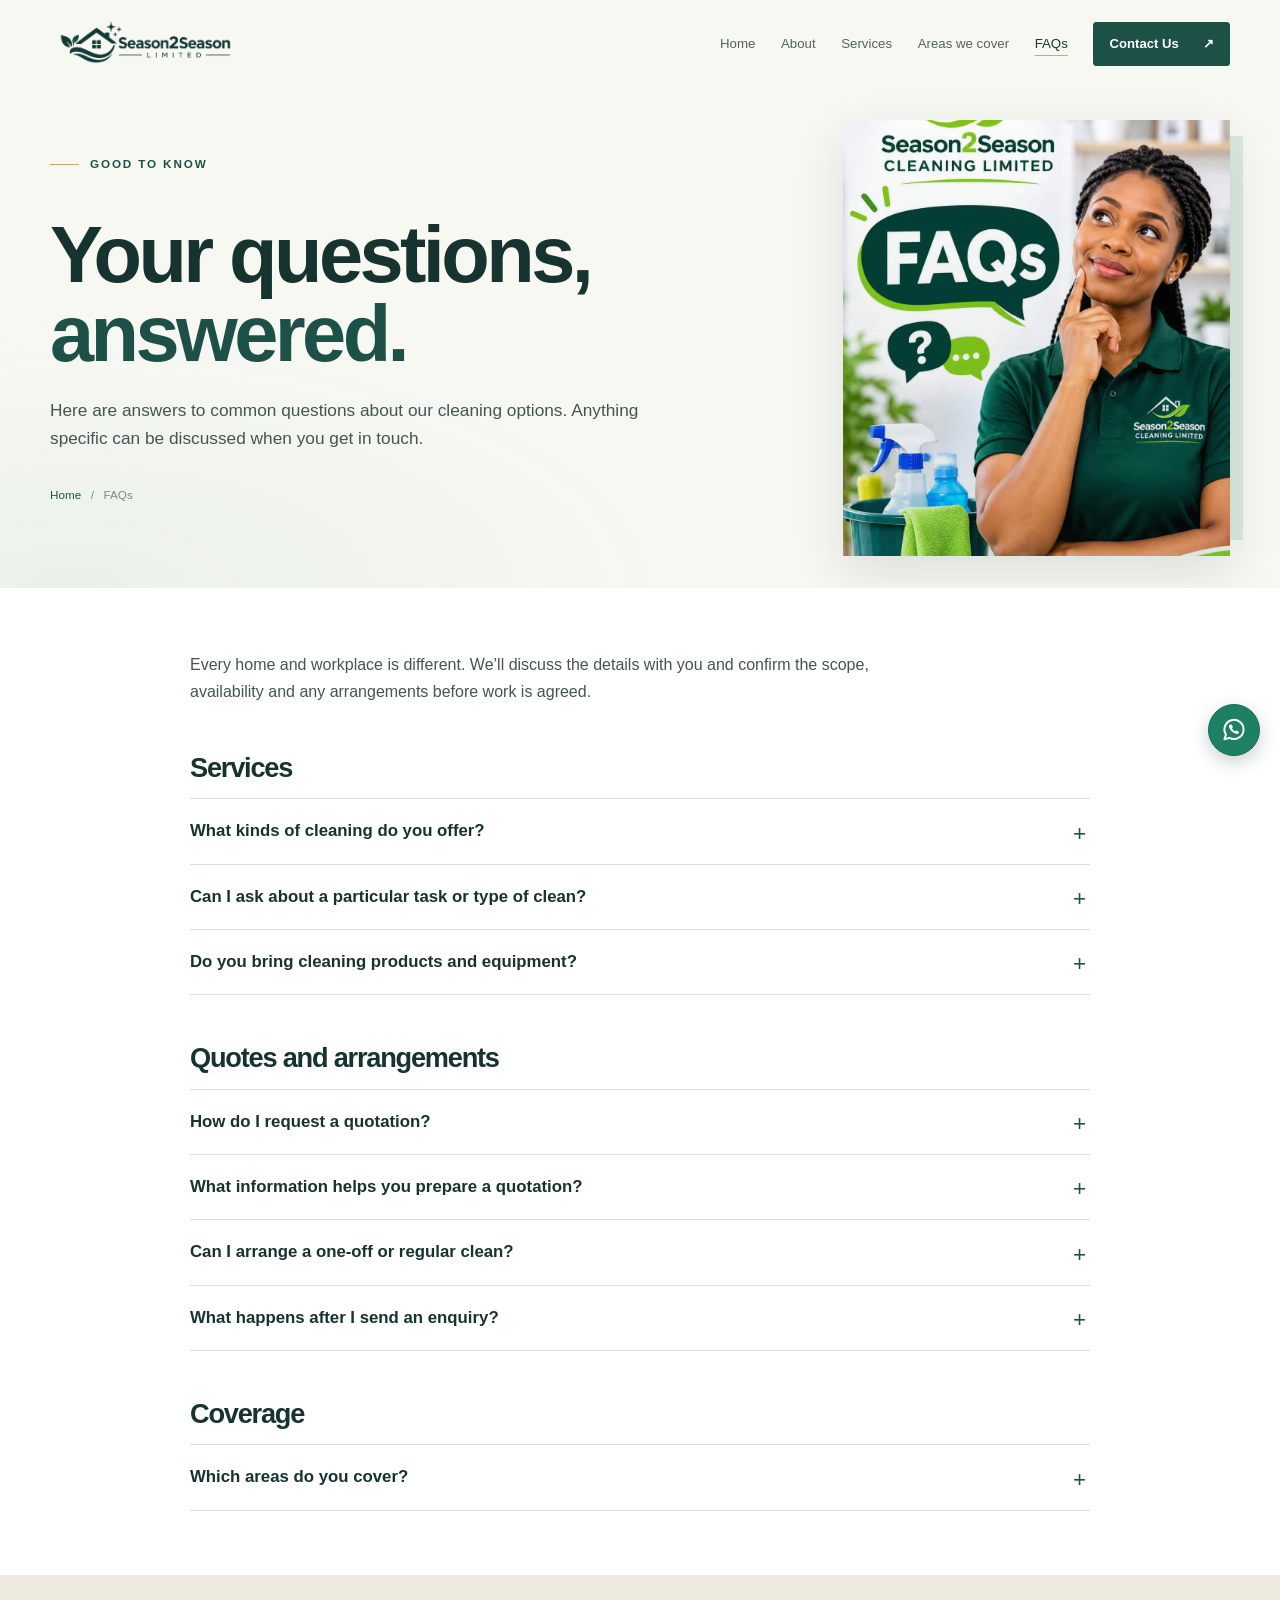
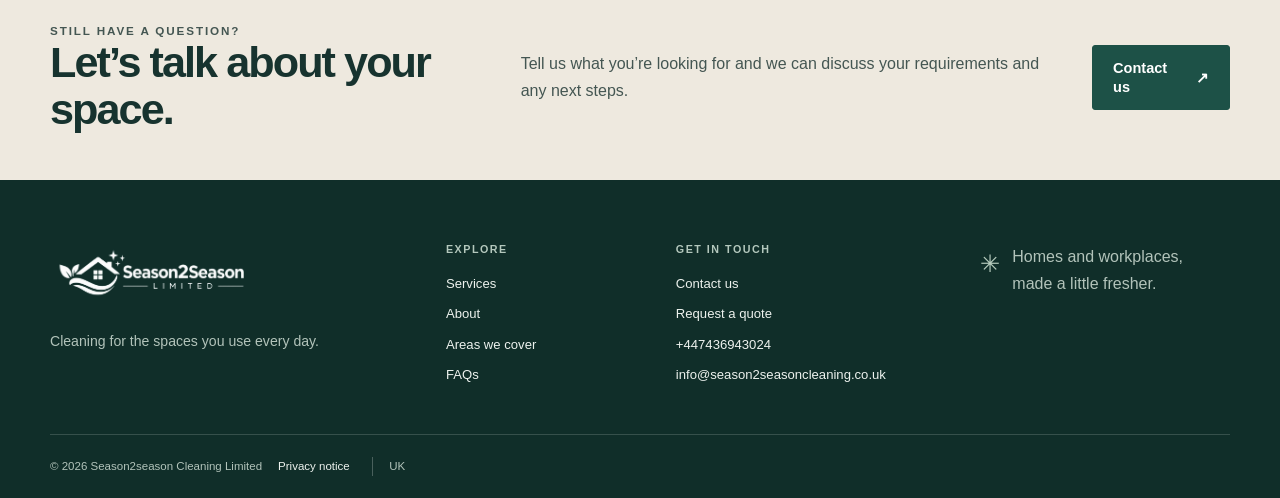
<file: faq.html>
<!doctype html>
<html lang="en-GB">
<head>
  <meta charset="utf-8">
  <meta name="viewport" content="width=device-width, initial-scale=1">
  <meta name="description" content="Answers to common questions about domestic, commercial and specialist cleaning, quotations, service areas and enquiries.">
  <meta name="robots" content="index,follow">
  <meta property="og:type" content="website">
  <meta property="og:site_name" content="Season2season Cleaning Limited">
  <meta property="og:title" content="Cleaning FAQs | Season2season Cleaning Limited">
  <meta property="og:description" content="Answers about Season2season cleaning services, quotations, availability and enquiries across Scotland.">
  <meta property="og:url" content="https://www.season2seasoncleaning.co.uk/faq.html">
  <meta property="og:image" content="https://www.season2seasoncleaning.co.uk/images/social-share.png">
  <meta property="og:image:secure_url" content="https://www.season2seasoncleaning.co.uk/images/social-share.png">
  <meta property="og:image:type" content="image/png">
  <meta property="og:image:width" content="1733">
  <meta property="og:image:height" content="907">
  <meta property="og:image:alt" content="Season2season Cleaning Limited cleaning for homes and workplaces across Scotland">
  <meta name="twitter:card" content="summary_large_image">
  <meta name="twitter:image" content="https://www.season2seasoncleaning.co.uk/images/social-share.png">
  <meta name="twitter:image:alt" content="Season2season Cleaning Limited cleaning for homes and workplaces across Scotland">
  <link rel="canonical" href="https://www.season2seasoncleaning.co.uk/faq.html">
  <title>Cleaning FAQs | Season2season Cleaning Limited</title>
  <link rel="icon" href="assets/favicon.svg" type="image/svg+xml">
  <link rel="stylesheet" href="css/style.css">
  <script src="js/config.js" defer></script>
  <script src="js/main.js" defer></script>
</head>
<body data-page="faq">
  <a class="skip-link" href="#main">Skip to content</a>
  <header class="site-header"><div class="container header-inner">
    <a class="brand" href="index.html" aria-label="Season2season Limited home"><img class="brand-logo" src="images/header_logo.png" alt=""></a>
    <button class="menu-toggle" type="button" aria-expanded="false" aria-controls="primary-navigation"><span class="menu-toggle-label">Menu</span><span class="menu-icon" aria-hidden="true"><i></i><i></i></span></button>
    <nav class="primary-navigation" id="primary-navigation" aria-label="Main navigation">
      <a href="index.html" data-nav="home">Home</a><a href="about.html" data-nav="about">About</a><a href="services.html" data-nav="services">Services</a><a href="areas.html" data-nav="areas">Areas we cover</a><a href="faq.html" data-nav="faq">FAQs</a><a class="button button-small header-cta" href="contact.html">Contact Us <span aria-hidden="true">↗</span></a>
    </nav>
  </div></header>
  <main id="main">
    <section class="page-hero"><div class="container page-hero-inner"><p class="eyebrow"><span class="eyebrow-line"></span> Good to know</p><h1>Your questions,<br><span>answered.</span></h1><p>Here are answers to common questions about our cleaning options. Anything specific can be discussed when you get in touch.</p><div class="breadcrumb"><a href="index.html">Home</a><span aria-hidden="true">/</span><span aria-current="page">FAQs</span></div></div></section>
    <section class="section faq-content"><div class="container faq-layout">
      <p class="faq-intro">Every home and workplace is different. We’ll discuss the details with you and confirm the scope, availability and any arrangements before work is agreed.</p>
      <section class="faq-group" aria-labelledby="faq-services-heading">
        <h2 id="faq-services-heading">Services</h2>
        <div class="faq-list">
          <details><summary>What kinds of cleaning do you offer?</summary><div class="faq-answer"><p>Alongside domestic and commercial cleaning, you can ask about end-of-tenancy, deep, carpet and upholstery, window, after-builders, move-in/move-out and holiday-let cleaning. Tell us about your space and requirements so we can confirm whether the work, equipment and availability are suitable.</p><p><a href="services.html">See the service options</a> or <a href="contact.html#enquiry">send an enquiry</a>.</p></div></details>
          <details><summary>Can I ask about a particular task or type of clean?</summary><div class="faq-answer"><p>Yes. Include the tasks or areas you have in mind in your enquiry. Specific services are subject to discussion and confirmation before any work is agreed.</p></div></details>
          <details><summary>Do you bring cleaning products and equipment?</summary><div class="faq-answer"><p>Arrangements can depend on the requirements of your space. Please mention this when you enquire so the details can be discussed and agreed in advance.</p></div></details>
        </div>
      </section>
      <section class="faq-group" aria-labelledby="faq-booking-heading">
        <h2 id="faq-booking-heading">Quotes and arrangements</h2>
        <div class="faq-list">
          <details><summary>How do I request a quotation?</summary><div class="faq-answer"><p>Use the <a href="contact.html#enquiry">contact form</a> to share the type of cleaning, your property or premises and what you would like help with. We can discuss the requirements and quotation once we understand the scope.</p></div></details>
          <details><summary>What information helps you prepare a quotation?</summary><div class="faq-answer"><p>Useful details include the size and type of space, the areas or tasks you want covered, how often you’re considering cleaning, your location and any access or scheduling considerations.</p></div></details>
          <details><summary>Can I arrange a one-off or regular clean?</summary><div class="faq-answer"><p>Tell us what you’re looking for and how often you may need cleaning. Availability and arrangements will be discussed with you before anything is confirmed.</p></div></details>
          <details><summary>What happens after I send an enquiry?</summary><div class="faq-answer"><p>Your details help us understand what you need. We can follow up to discuss the space, scope and practical details, then agree any suitable next steps and quotation with you.</p></div></details>
        </div>
      </section>
      <section class="faq-group" aria-labelledby="faq-areas-heading">
        <h2 id="faq-areas-heading">Coverage</h2>
        <div class="faq-list">
          <details><summary>Which areas do you cover?</summary><div class="faq-answer"><p>We serve customers across Scotland. Availability can depend on your location and the work you need, so share your town or postcode in the <a href="contact.html#enquiry">contact form</a> and we’ll confirm whether we can help.</p></div></details>
        </div>
      </section>
    </div></section>
    <section class="faq-contact"><div class="container faq-contact-inner"><div><p class="eyebrow">Still have a question?</p><h2>Let’s talk about your space.</h2></div><p>Tell us what you’re looking for and we can discuss your requirements and any next steps.</p><a class="button" href="contact.html#enquiry">Contact us <span aria-hidden="true">↗</span></a></div></section>
  </main>
  <footer class="site-footer"><div class="container"><div class="footer-main"><div class="footer-brand"><a class="brand brand-footer" href="index.html"><img class="brand-logo" src="images/footer_logo.png" alt="Season2season Limited"></a><p>Cleaning for the spaces you use every day.</p></div><div class="footer-column"><h2>Explore</h2><a href="services.html">Services</a><a href="about.html">About</a><a href="areas.html">Areas we cover</a><a href="faq.html">FAQs</a></div><div class="footer-column"><h2>Get in touch</h2><a href="contact.html#enquiry">Contact us</a><a href="contact.html#quote">Request a quote</a><span data-footer-phone>Phone details to be confirmed</span><span data-email-display>Email details to be confirmed</span></div><div class="footer-note"><span class="footer-spark" aria-hidden="true">✳</span><p>Homes and workplaces,<br>made a little fresher.</p></div></div><div class="footer-bottom"><span>© <span data-year></span> <span data-company-name>Company Name</span></span><div><a href="privacy.html">Privacy notice</a><span class="footer-location">UK</span></div></div></div></footer>
</body>
</html>
</file>
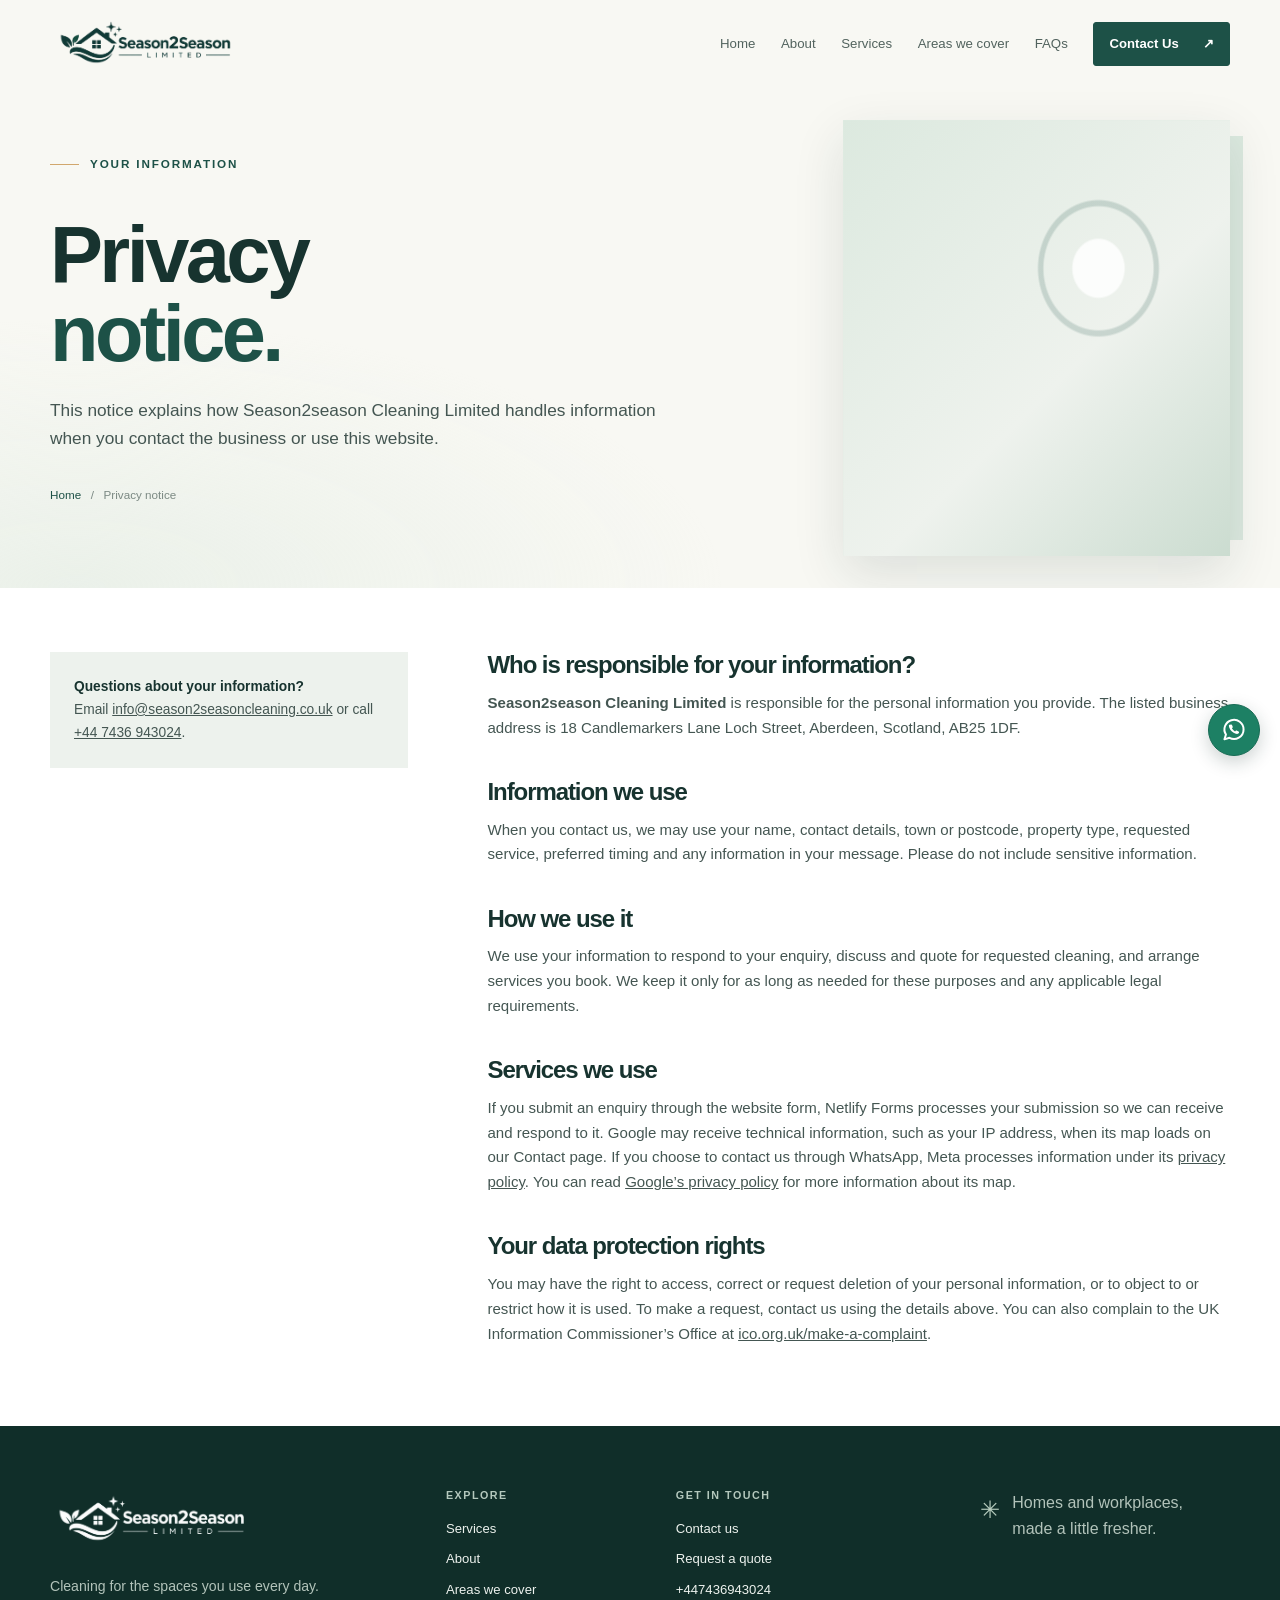
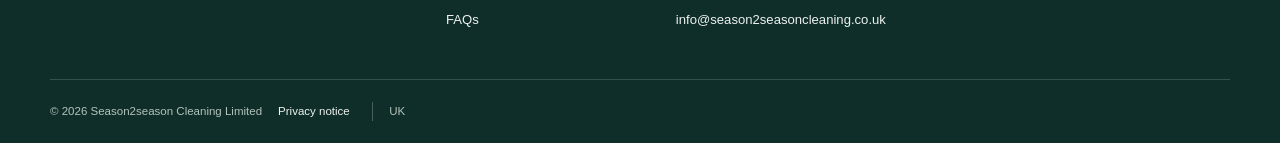
<file: privacy.html>
<!doctype html>
<html lang="en-GB">
<head>
  <meta charset="utf-8">
  <meta name="viewport" content="width=device-width, initial-scale=1">
  <meta name="description" content="How Season2season Cleaning Limited uses and protects information you provide when making an enquiry.">
  <meta property="og:type" content="website">
  <meta property="og:site_name" content="Season2season Cleaning Limited">
  <meta property="og:title" content="Privacy Notice | Season2season Cleaning Limited">
  <meta property="og:description" content="How Season2season Cleaning Limited handles cleaning enquiries and information used on this website.">
  <meta property="og:url" content="https://www.season2seasoncleaning.co.uk/privacy.html">
  <meta property="og:image" content="https://www.season2seasoncleaning.co.uk/images/social-share.png">
  <meta property="og:image:secure_url" content="https://www.season2seasoncleaning.co.uk/images/social-share.png">
  <meta property="og:image:type" content="image/png">
  <meta property="og:image:width" content="1733">
  <meta property="og:image:height" content="907">
  <meta property="og:image:alt" content="Season2season Cleaning Limited cleaning for homes and workplaces across Scotland">
  <meta name="twitter:card" content="summary_large_image">
  <meta name="twitter:image" content="https://www.season2seasoncleaning.co.uk/images/social-share.png">
  <meta name="twitter:image:alt" content="Season2season Cleaning Limited cleaning for homes and workplaces across Scotland">
  <meta name="robots" content="index,follow">
  <link rel="canonical" href="https://www.season2seasoncleaning.co.uk/privacy.html">
  <title>Privacy Notice | Season2season Cleaning Limited</title>
  <link rel="icon" href="assets/favicon.svg" type="image/svg+xml">
  <link rel="stylesheet" href="css/style.css">
  <script src="js/config.js" defer></script>
  <script src="js/main.js" defer></script>
</head>
<body data-page="privacy">
  <a class="skip-link" href="#main">Skip to content</a>
  <header class="site-header"><div class="container header-inner">
    <a class="brand" href="index.html" aria-label="Season2season Limited home"><img class="brand-logo" src="images/header_logo.png" alt=""></a>
    <button class="menu-toggle" type="button" aria-expanded="false" aria-controls="primary-navigation"><span class="menu-toggle-label">Menu</span><span class="menu-icon" aria-hidden="true"><i></i><i></i></span></button>
    <nav class="primary-navigation" id="primary-navigation" aria-label="Main navigation">
      <a href="index.html" data-nav="home">Home</a><a href="about.html" data-nav="about">About</a><a href="services.html" data-nav="services">Services</a><a href="areas.html" data-nav="areas">Areas we cover</a><a href="faq.html" data-nav="faq">FAQs</a><a class="button button-small header-cta" href="contact.html">Contact Us <span aria-hidden="true">↗</span></a>
    </nav>
  </div></header>
  <main id="main">
    <section class="page-hero"><div class="container page-hero-inner"><p class="eyebrow"><span class="eyebrow-line"></span> Your information</p><h1>Privacy<br><span>notice.</span></h1><p>This notice explains how Season2season Cleaning Limited handles information when you contact the business or use this website.</p><div class="breadcrumb"><a href="index.html">Home</a><span aria-hidden="true">/</span><span aria-current="page">Privacy notice</span></div></div></section>
    <section class="section privacy-content"><div class="container privacy-layout">
      <aside class="privacy-aside"><strong>Questions about your information?</strong><br>Email <a href="mailto:info@season2seasoncleaning.co.uk">info@season2seasoncleaning.co.uk</a> or call <a href="tel:+447436943024">+44 7436 943024</a>.</aside>
      <div class="privacy-copy">
        <h2>Who is responsible for your information?</h2>
        <p><strong>Season2season Cleaning Limited</strong> is responsible for the personal information you provide. The listed business address is 18 Candlemarkers Lane Loch Street, Aberdeen, Scotland, AB25 1DF.</p>
        <h2>Information we use</h2>
        <p>When you contact us, we may use your name, contact details, town or postcode, property type, requested service, preferred timing and any information in your message. Please do not include sensitive information.</p>
        <h2>How we use it</h2>
        <p>We use your information to respond to your enquiry, discuss and quote for requested cleaning, and arrange services you book. We keep it only for as long as needed for these purposes and any applicable legal requirements.</p>
        <h2>Services we use</h2>
        <p>If you submit an enquiry through the website form, Netlify Forms processes your submission so we can receive and respond to it. Google may receive technical information, such as your IP address, when its map loads on our Contact page. If you choose to contact us through WhatsApp, Meta processes information under its <a href="https://www.whatsapp.com/legal/privacy-policy" target="_blank" rel="noopener noreferrer">privacy policy</a>. You can read <a href="https://policies.google.com/privacy" target="_blank" rel="noopener noreferrer">Google’s privacy policy</a> for more information about its map.</p>
        <h2>Your data protection rights</h2>
        <p>You may have the right to access, correct or request deletion of your personal information, or to object to or restrict how it is used. To make a request, contact us using the details above. You can also complain to the UK Information Commissioner’s Office at <a href="https://ico.org.uk/make-a-complaint/" target="_blank" rel="noopener noreferrer">ico.org.uk/make-a-complaint</a>.</p>
      </div>
    </div></section>
  </main>
  <footer class="site-footer"><div class="container"><div class="footer-main"><div class="footer-brand"><a class="brand brand-footer" href="index.html"><img class="brand-logo" src="images/footer_logo.png" alt="Season2season Limited"></a><p>Cleaning for the spaces you use every day.</p></div><div class="footer-column"><h2>Explore</h2><a href="services.html">Services</a><a href="about.html">About</a><a href="areas.html">Areas we cover</a><a href="faq.html">FAQs</a></div><div class="footer-column"><h2>Get in touch</h2><a href="contact.html#enquiry">Contact us</a><a href="contact.html#quote">Request a quote</a><span data-footer-phone>Phone details to be confirmed</span><span data-email-display>Email details to be confirmed</span></div><div class="footer-note"><span class="footer-spark" aria-hidden="true">✳</span><p>Homes and workplaces,<br>made a little fresher.</p></div></div><div class="footer-bottom"><span>© <span data-year></span> <span data-company-name>Company Name</span></span><div><a href="privacy.html">Privacy notice</a><span class="footer-location">UK</span></div></div></div></footer>
</body>
</html>
</file>
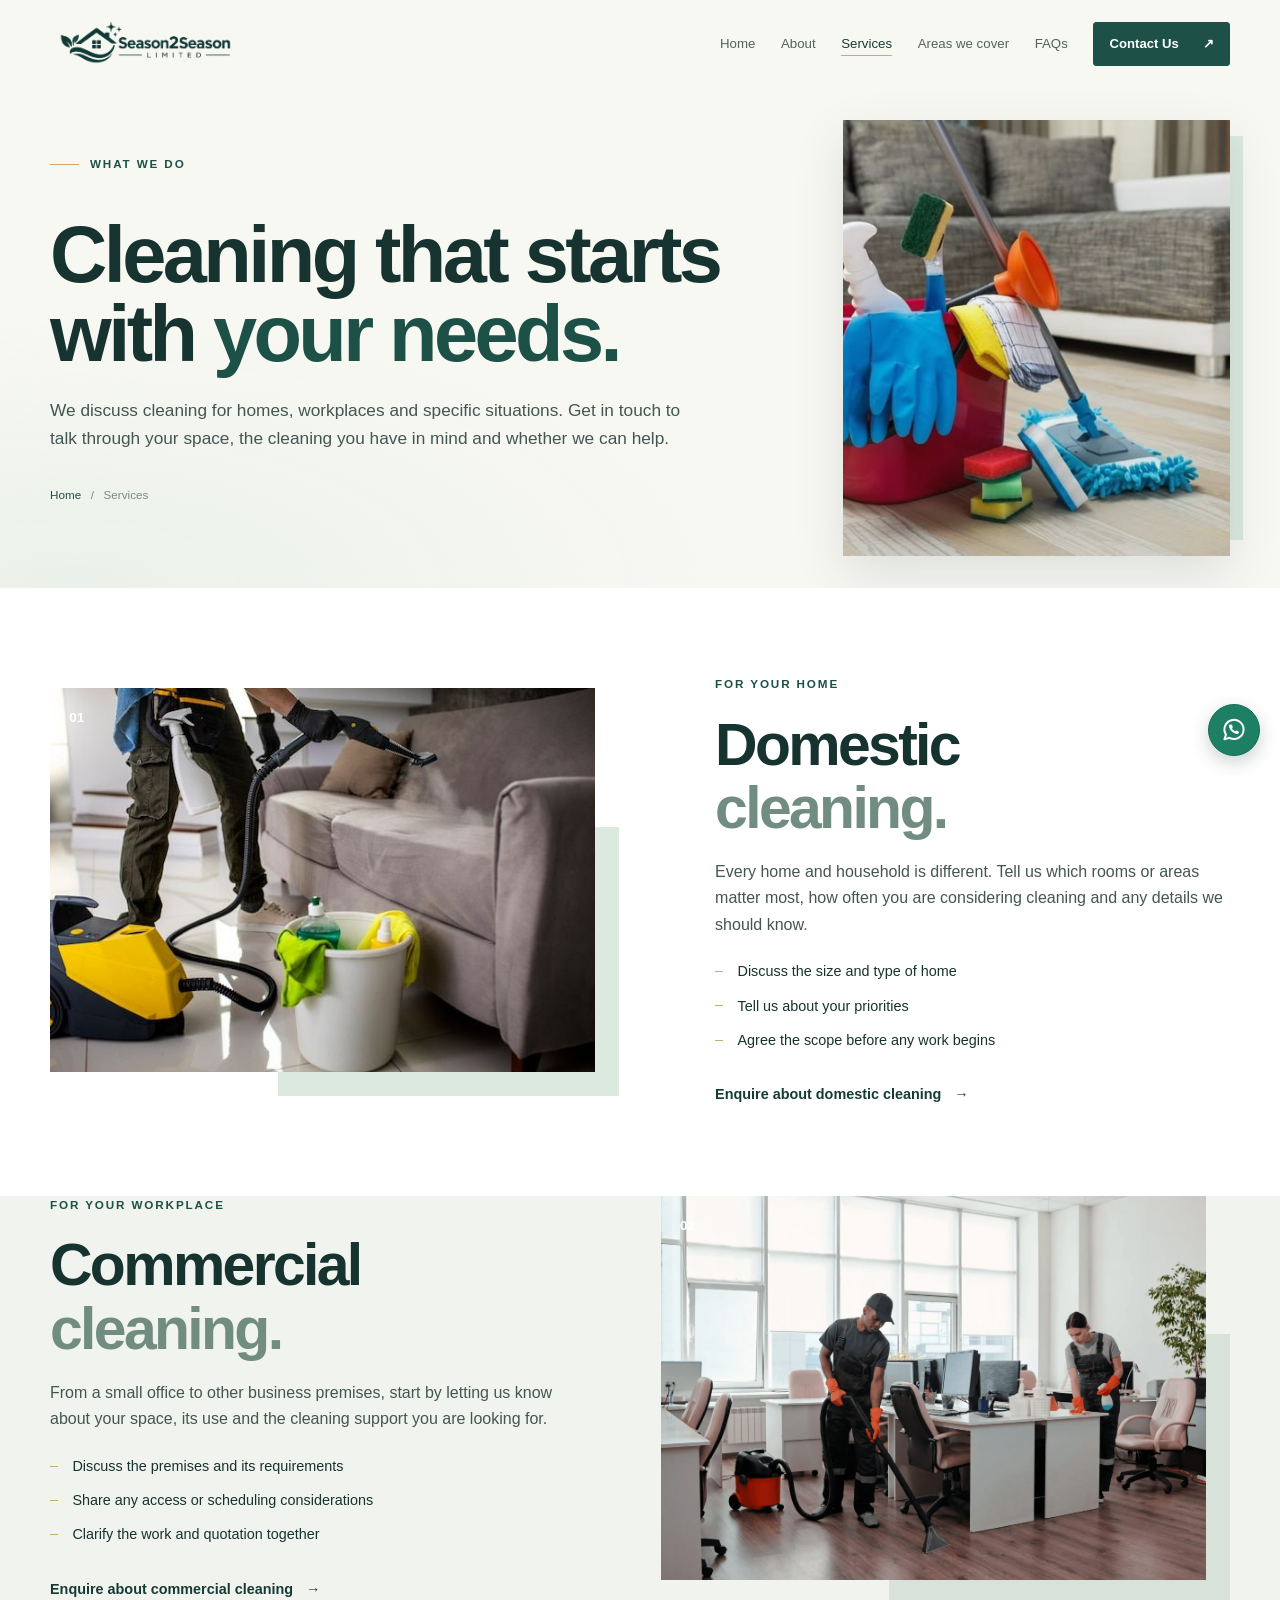
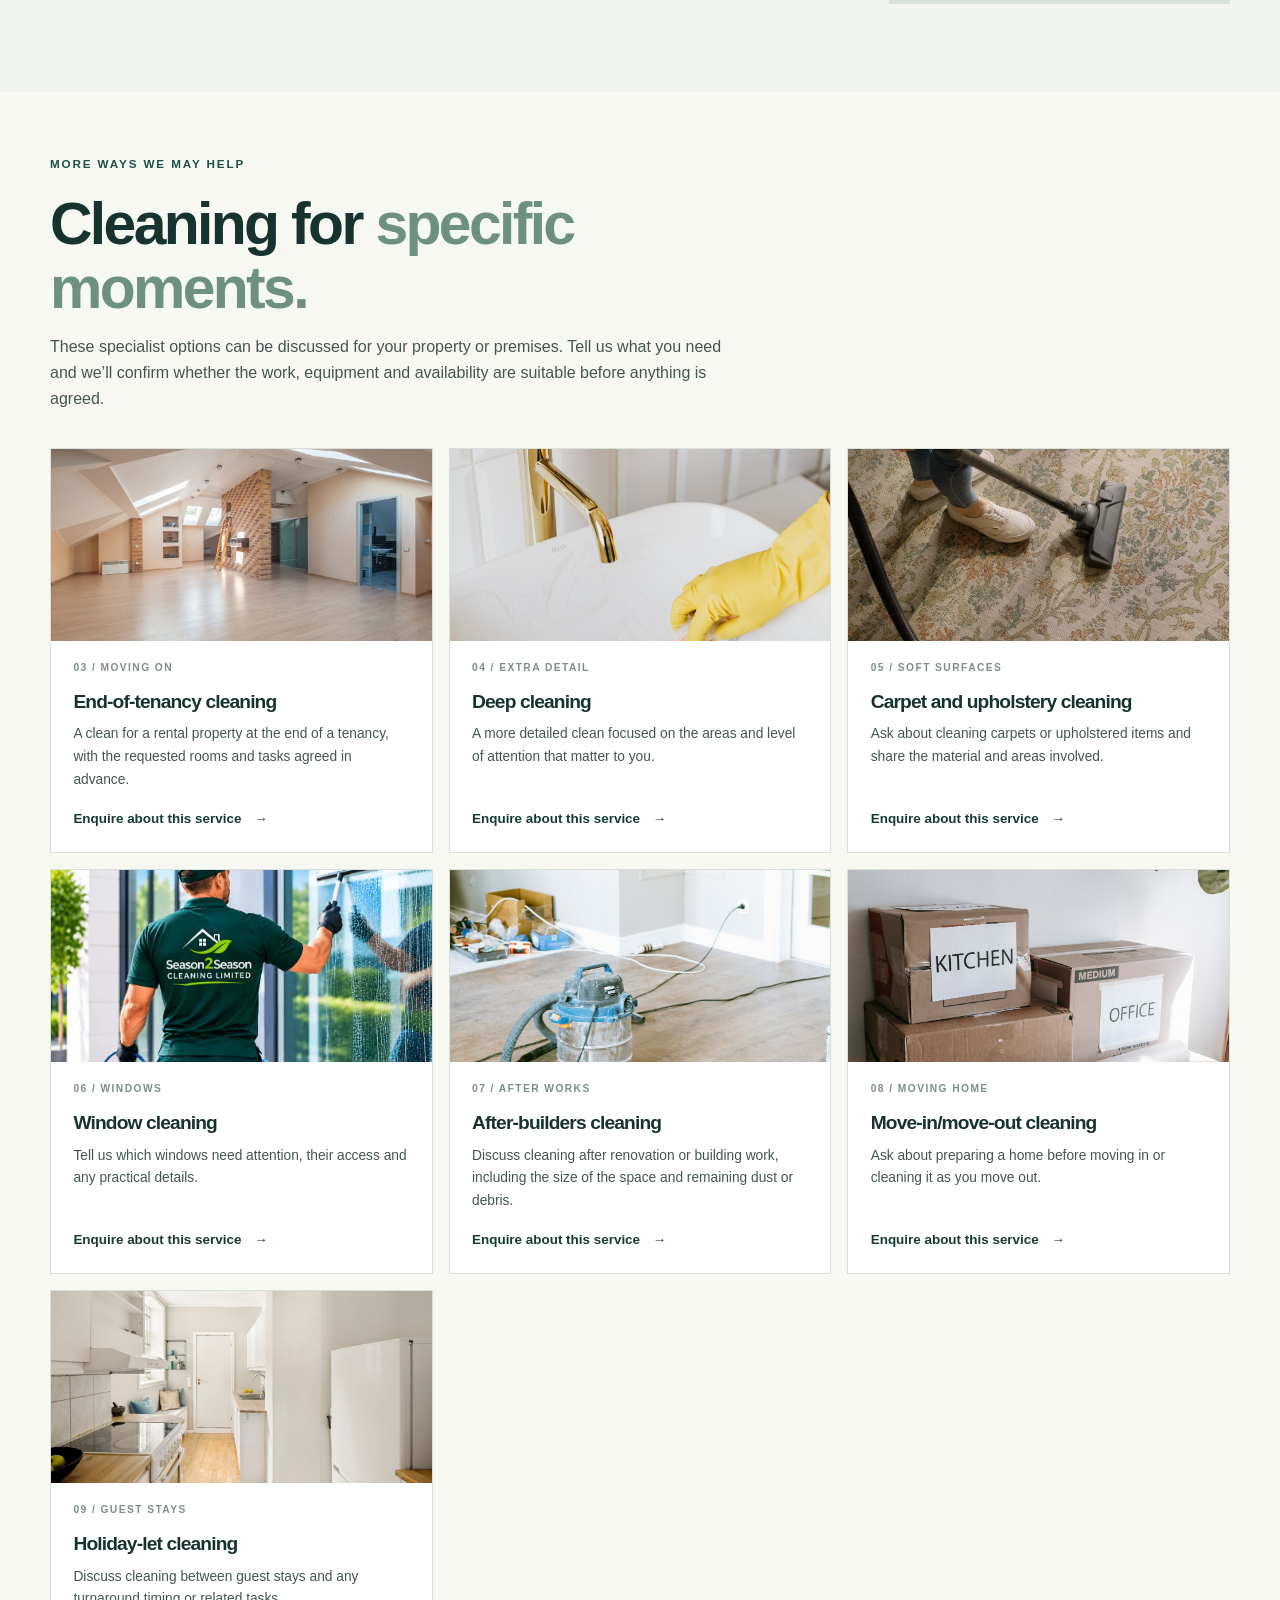
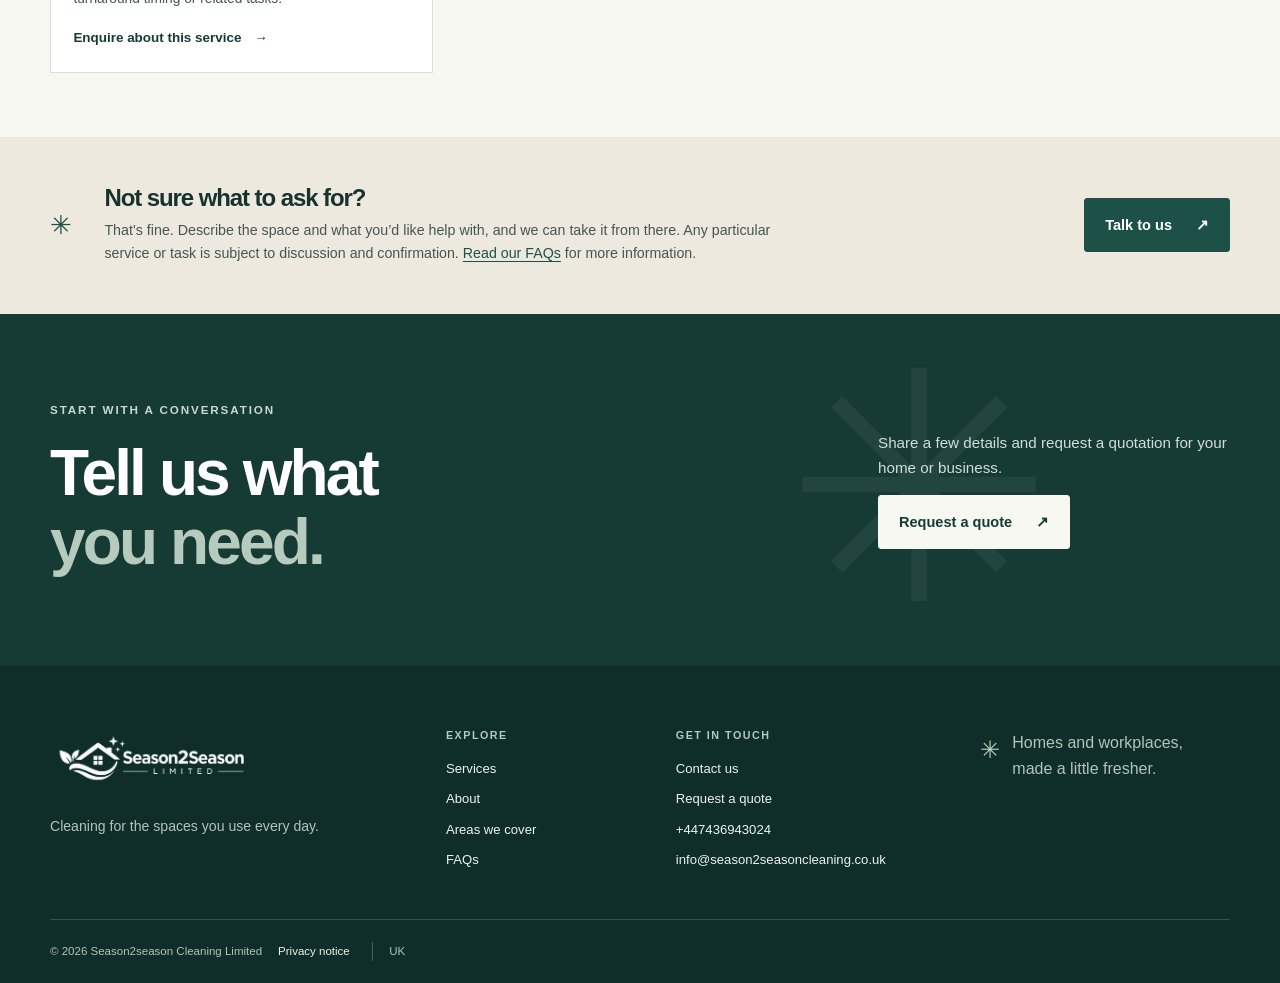
<file: services.html>
<!doctype html>
<html lang="en-GB">
<head>
  <meta charset="utf-8">
  <meta name="viewport" content="width=device-width, initial-scale=1">
  <meta name="description" content="Explore domestic, commercial and specialist cleaning from Season2season Cleaning Limited. Discuss your requirements and request a quote across Scotland.">
  <meta name="robots" content="index,follow">
  <meta property="og:type" content="website">
  <meta property="og:site_name" content="Season2season Cleaning Limited">
  <meta property="og:title" content="Season2season Cleaning Limited | Cleaning Services in Scotland">
  <meta property="og:description" content="Explore domestic, commercial and specialist cleaning from Season2season. Discuss your requirements and request a quote across Scotland.">
  <meta property="og:url" content="https://www.season2seasoncleaning.co.uk/services.html">
  <meta property="og:image" content="https://www.season2seasoncleaning.co.uk/images/social-share.png">
  <meta property="og:image:secure_url" content="https://www.season2seasoncleaning.co.uk/images/social-share.png">
  <meta property="og:image:type" content="image/png">
  <meta property="og:image:width" content="1733">
  <meta property="og:image:height" content="907">
  <meta property="og:image:alt" content="Season2season Limited cleaning for homes and workplaces across Scotland">
  <meta name="twitter:card" content="summary_large_image">
  <meta name="twitter:image" content="https://www.season2seasoncleaning.co.uk/images/social-share.png">
  <meta name="twitter:image:alt" content="Season2season Cleaning Limited cleaning for homes and workplaces across Scotland">
  <link rel="canonical" href="https://www.season2seasoncleaning.co.uk/services.html">
  <title>Season2season Cleaning Limited | Cleaning Services in Scotland</title>
  <link rel="icon" href="assets/favicon.svg" type="image/svg+xml">
  <link rel="stylesheet" href="css/style.css">
  <script src="js/config.js" defer></script>
  <script src="js/main.js" defer></script>
</head>
<body data-page="services">
  <a class="skip-link" href="#main">Skip to content</a>
  <header class="site-header"><div class="container header-inner">
    <a class="brand" href="index.html" aria-label="Season2season Limited home"><img class="brand-logo" src="images/header_logo.png" alt=""></a>
    <button class="menu-toggle" type="button" aria-expanded="false" aria-controls="primary-navigation"><span class="menu-toggle-label">Menu</span><span class="menu-icon" aria-hidden="true"><i></i><i></i></span></button>
    <nav class="primary-navigation" id="primary-navigation" aria-label="Main navigation">
      <a href="index.html" data-nav="home">Home</a><a href="about.html" data-nav="about">About</a><a href="services.html" data-nav="services">Services</a><a href="areas.html" data-nav="areas">Areas we cover</a><a href="faq.html" data-nav="faq">FAQs</a><a class="button button-small header-cta" href="contact.html">Contact Us<span aria-hidden="true">↗</span></a>
    </nav>
  </div></header>
  <main id="main">
    <section class="page-hero"><div class="container page-hero-inner"><p class="eyebrow"><span class="eyebrow-line"></span> What we do</p><h1>Cleaning that starts<br>with <span>your needs.</span></h1><p>We discuss cleaning for homes, workplaces and specific situations. Get in touch to talk through your space, the cleaning you have in mind and whether we can help.</p><div class="breadcrumb"><a href="index.html">Home</a><span aria-hidden="true">/</span><span aria-current="page">Services</span></div></div></section>
    <section class="section service-detail-section" id="domestic"><div class="container service-detail-grid"><div class="service-detail-image"><img src="images/domestic_cleaning.jpg" width="1200" height="1800" alt="Cleaner vacuuming a bright home interior" loading="lazy"><span class="image-index">01</span></div><div class="service-detail-copy"><p class="eyebrow">For your home</p><h2>Domestic<br><span>cleaning.</span></h2><p>Every home and household is different. Tell us which rooms or areas matter most, how often you are considering cleaning and any details we should know.</p><ul class="simple-list"><li>Discuss the size and type of home</li><li>Tell us about your priorities</li><li>Agree the scope before any work begins</li></ul><a class="text-link" href="contact.html?service=domestic#quote">Enquire about domestic cleaning <span aria-hidden="true">→</span></a></div></div></section>
    <section class="section service-detail-section service-detail-alt" id="commercial"><div class="container service-detail-grid service-detail-reverse"><div class="service-detail-image"><img src="images/commercial-cleaning.webp" width="1200" height="1796" alt="Two cleaners washing glass doors in a modern office" loading="lazy"><span class="image-index">02</span></div><div class="service-detail-copy"><p class="eyebrow">For your workplace</p><h2>Commercial<br><span>cleaning.</span></h2><p>From a small office to other business premises, start by letting us know about your space, its use and the cleaning support you are looking for.</p><ul class="simple-list"><li>Discuss the premises and its requirements</li><li>Share any access or scheduling considerations</li><li>Clarify the work and quotation together</li></ul><a class="text-link" href="contact.html?service=commercial#quote">Enquire about commercial cleaning <span aria-hidden="true">→</span></a></div></div></section>
    <section class="section specialist-services" aria-labelledby="specialist-services-heading">
      <div class="container">
        <div class="specialist-services-heading">
          <p class="eyebrow">More ways we may help</p>
          <h2 id="specialist-services-heading">Cleaning for <span>specific moments.</span></h2>
          <p>These specialist options can be discussed for your property or premises. Tell us what you need and we’ll confirm whether the work, equipment and availability are suitable before anything is agreed.</p>
        </div>
        <div class="specialist-service-grid">
          <article class="specialist-service-card" id="end-of-tenancy-cleaning">
            <img src="images/end-of-tenancy-cleaning.jpg" width="1200" height="801" loading="lazy" alt="Spacious attic room with skylights and bare wooden flooring">
            <p class="card-index">03 / MOVING ON</p><h3>End-of-tenancy cleaning</h3>
            <p>A clean for a rental property at the end of a tenancy, with the requested rooms and tasks agreed in advance.</p>
            <a class="text-link" href="contact.html?service=end-of-tenancy-cleaning#quote">Enquire about this service <span aria-hidden="true">→</span></a>
          </article>
          <article class="specialist-service-card" id="deep-cleaning">
            <img src="images/deep-cleaning.jpg" width="1200" height="1800" loading="lazy" alt="Cleaner scrubbing a bathroom sink">
            <p class="card-index">04 / EXTRA DETAIL</p><h3>Deep cleaning</h3>
            <p>A more detailed clean focused on the areas and level of attention that matter to you.</p>
            <a class="text-link" href="contact.html?service=deep-cleaning#quote">Enquire about this service <span aria-hidden="true">→</span></a>
          </article>
          <article class="specialist-service-card" id="carpet-and-upholstery-cleaning">
            <img src="images/carpet-upholstery-cleaning.jpg" width="1200" height="1600" loading="lazy" alt="Vacuum cleaner being used on a patterned carpet">
            <p class="card-index">05 / SOFT SURFACES</p><h3>Carpet and upholstery cleaning</h3>
            <p>Ask about cleaning carpets or upholstered items and share the material and areas involved.</p>
            <a class="text-link" href="contact.html?service=carpet-and-upholstery-cleaning#quote">Enquire about this service <span aria-hidden="true">→</span></a>
          </article>
          <article class="specialist-service-card" id="window-cleaning">
            <img src="images/window-cleaning.jpg" width="1200" height="1600" loading="lazy" alt="Professional cleaners washing windows on a modern building">
            <p class="card-index">06 / WINDOWS</p><h3>Window cleaning</h3>
            <p>Tell us which windows need attention, their access and any practical details.</p>
            <a class="text-link" href="contact.html?service=window-cleaning#quote">Enquire about this service <span aria-hidden="true">→</span></a>
          </article>
          <article class="specialist-service-card" id="after-builders-cleaning">
            <img src="images/after-builders-cleaning.jpg" width="1200" height="1800" loading="lazy" alt="Industrial vacuum and cleaning tools in a room after renovation">
            <p class="card-index">07 / AFTER WORKS</p><h3>After-builders cleaning</h3>
            <p>Discuss cleaning after renovation or building work, including the size of the space and remaining dust or debris.</p>
            <a class="text-link" href="contact.html?service=after-builders-cleaning#quote">Enquire about this service <span aria-hidden="true">→</span></a>
          </article>
          <article class="specialist-service-card" id="move-in-move-out-cleaning">
            <img src="images/move-in-move-out-cleaning.jpg" width="1200" height="1800" loading="lazy" alt="Packed moving boxes ready for a change of home">
            <p class="card-index">08 / MOVING HOME</p><h3>Move-in/move-out cleaning</h3>
            <p>Ask about preparing a home before moving in or cleaning it as you move out.</p>
            <a class="text-link" href="contact.html?service=move-in-move-out-cleaning#quote">Enquire about this service <span aria-hidden="true">→</span></a>
          </article>
          <article class="specialist-service-card" id="holiday-let-cleaning">
            <img src="images/holiday-let-cleaning.jpg" width="1200" height="800" loading="lazy" alt="Bright, tidy kitchen in a rental home">
            <p class="card-index">09 / GUEST STAYS</p><h3>Holiday-let cleaning</h3>
            <p>Discuss cleaning between guest stays and any turnaround timing or related tasks.</p>
            <a class="text-link" href="contact.html?service=holiday-let-cleaning#quote">Enquire about this service <span aria-hidden="true">→</span></a>
          </article>
        </div>
      </div>
    </section>
    <section class="service-note"><div class="container service-note-inner"><span class="note-symbol" aria-hidden="true">✳</span><div><h2>Not sure what to ask for?</h2><p>That’s fine. Describe the space and what you’d like help with, and we can take it from there. Any particular service or task is subject to discussion and confirmation. <a href="faq.html">Read our FAQs</a> for more information.</p></div><a class="button" href="contact.html#enquiry">Talk to us <span aria-hidden="true">↗</span></a></div></section>
    <section class="cta-section"><div class="container cta-inner"><div><p class="eyebrow eyebrow-light">Start with a conversation</p><h2>Tell us what<br><span>you need.</span></h2></div><div class="cta-action"><p>Share a few details and request a quotation for your home or business.</p><a class="button button-light" href="contact.html#quote">Request a quote <span aria-hidden="true">↗</span></a></div><span class="cta-spark" aria-hidden="true">✳</span></div></section>
  </main>
  <footer class="site-footer"><div class="container"><div class="footer-main"><div class="footer-brand"><a class="brand brand-footer" href="index.html"><img class="brand-logo" src="images/footer_logo.png" alt="Season2season Limited"></a><p>Cleaning for the spaces you use every day.</p></div><div class="footer-column"><h2>Explore</h2><a href="services.html">Services</a><a href="about.html">About</a><a href="areas.html">Areas we cover</a><a href="faq.html">FAQs</a></div><div class="footer-column"><h2>Get in touch</h2><a href="contact.html#enquiry">Contact us</a><a href="contact.html#quote">Request a quote</a><span data-footer-phone>Phone details to be confirmed</span><span data-email-display>Email details to be confirmed</span></div><div class="footer-note"><span class="footer-spark" aria-hidden="true">✳</span><p>Homes and workplaces,<br>made a little fresher.</p></div></div><div class="footer-bottom"><span>© <span data-year></span> <span data-company-name>Company Name</span></span><div><a href="privacy.html">Privacy notice</a><span class="footer-location">UK</span></div></div></div></footer>
</body>
</html>
</file>
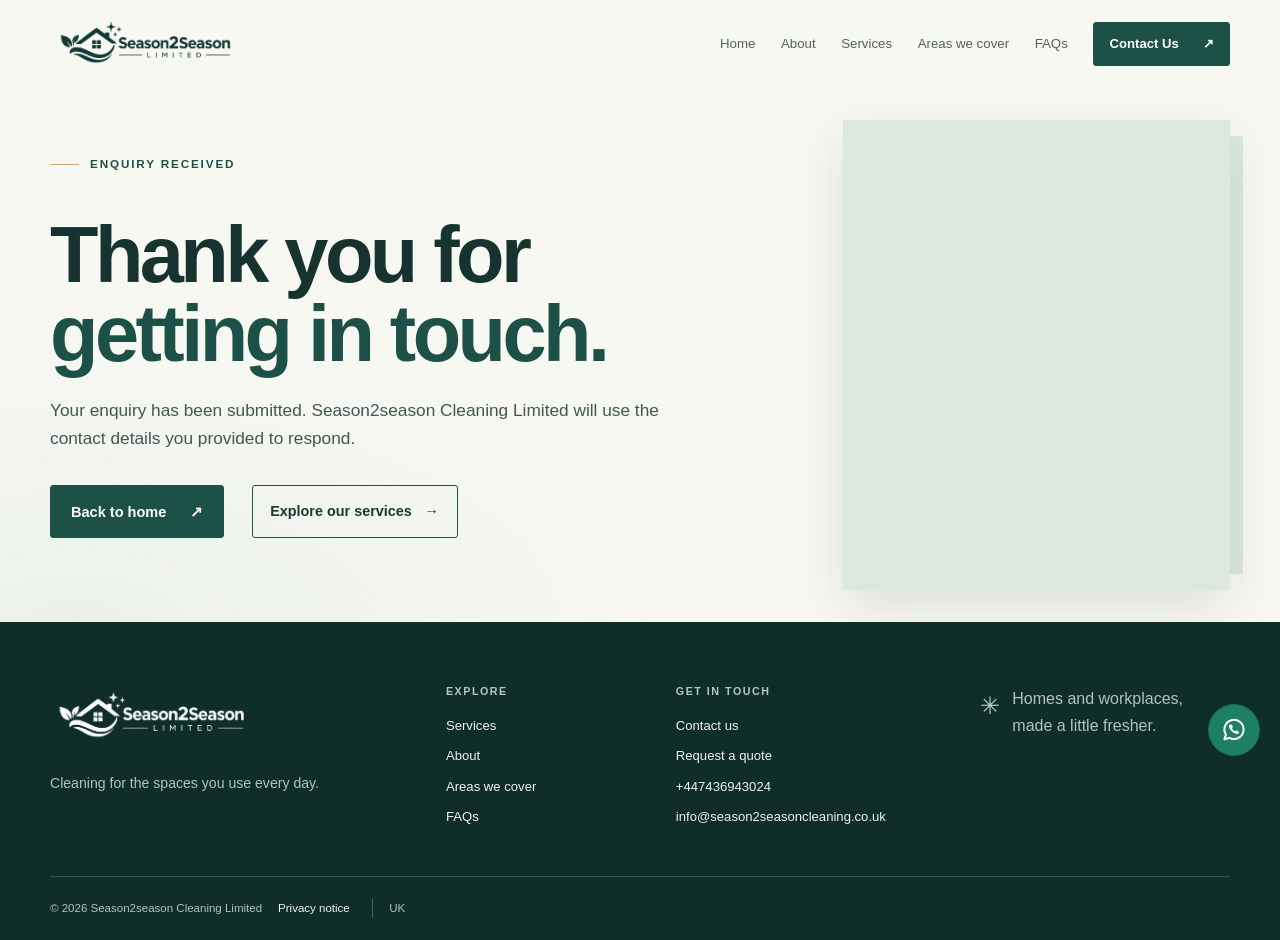
<file: thank-you.html>
<!doctype html>
<html lang="en-GB">
<head>
  <meta charset="utf-8">
  <meta name="viewport" content="width=device-width, initial-scale=1">
  <meta name="description" content="Your cleaning enquiry has been submitted to Season2season Limited.">
  <meta name="robots" content="noindex,nofollow">
  <meta property="og:site_name" content="Season2season Cleaning Limited">
  <meta property="og:title" content="Enquiry Received | Season2season Cleaning Limited">
  <meta property="og:description" content="Thank you for contacting Season2season Cleaning Limited.">
  <meta property="og:url" content="https://www.season2seasoncleaning.co.uk/thank-you.html">
  <meta property="og:image" content="https://www.season2seasoncleaning.co.uk/images/social-share.png">
  <meta property="og:image:secure_url" content="https://www.season2seasoncleaning.co.uk/images/social-share.png">
  <meta property="og:image:type" content="image/png">
  <meta property="og:image:width" content="1733">
  <meta property="og:image:height" content="907">
  <meta property="og:image:alt" content="Season2season Cleaning Limited cleaning for homes and workplaces across Scotland">
  <meta name="twitter:card" content="summary_large_image">
  <meta name="twitter:image" content="https://www.season2seasoncleaning.co.uk/images/social-share.png">
  <meta name="twitter:image:alt" content="Season2season Cleaning Limited cleaning for homes and workplaces across Scotland">
  <link rel="canonical" href="https://www.season2seasoncleaning.co.uk/thank-you.html">
  <title>Enquiry received | Season2season Cleaning Limited</title>
  <link rel="icon" href="assets/favicon.svg" type="image/svg+xml">
  <link rel="stylesheet" href="css/style.css">
  <script src="js/config.js" defer></script>
  <script src="js/main.js" defer></script>
</head>
<body data-page="thank-you">
  <a class="skip-link" href="#main">Skip to content</a>
  <header class="site-header"><div class="container header-inner">
    <a class="brand" href="index.html" aria-label="Season2season Limited home"><img class="brand-logo" src="images/header_logo.png" alt=""></a>
    <button class="menu-toggle" type="button" aria-expanded="false" aria-controls="primary-navigation"><span class="menu-toggle-label">Menu</span><span class="menu-icon" aria-hidden="true"><i></i><i></i></span></button>
    <nav class="primary-navigation" id="primary-navigation" aria-label="Main navigation">
      <a href="index.html" data-nav="home">Home</a><a href="about.html" data-nav="about">About</a><a href="services.html" data-nav="services">Services</a><a href="areas.html" data-nav="areas">Areas we cover</a><a href="faq.html" data-nav="faq">FAQs</a><a class="button button-small header-cta" href="contact.html">Contact Us <span aria-hidden="true">↗</span></a>
    </nav>
  </div></header>
  <main id="main">
    <section class="page-hero"><div class="container page-hero-inner"><p class="eyebrow"><span class="eyebrow-line"></span> Enquiry received</p><h1>Thank you for<br><span>getting in touch.</span></h1><p>Your enquiry has been submitted. Season2season Cleaning Limited will use the contact details you provided to respond.</p><div class="hero-actions"><a class="button" href="index.html">Back to home <span aria-hidden="true">↗</span></a><a class="text-link" href="services.html">Explore our services <span aria-hidden="true">→</span></a></div></div></section>
  </main>
  <footer class="site-footer"><div class="container"><div class="footer-main"><div class="footer-brand"><a class="brand brand-footer" href="index.html"><img class="brand-logo" src="images/footer_logo.png" alt="Season2season Cleaning Limited"></a><p>Cleaning for the spaces you use every day.</p></div><div class="footer-column"><h2>Explore</h2><a href="services.html">Services</a><a href="about.html">About</a><a href="areas.html">Areas we cover</a><a href="faq.html">FAQs</a></div><div class="footer-column"><h2>Get in touch</h2><a href="contact.html#enquiry">Contact us</a><a href="contact.html#quote">Request a quote</a><span data-footer-phone>Phone details to be confirmed</span><span data-email-display>Email details to be confirmed</span></div><div class="footer-note"><span class="footer-spark" aria-hidden="true">✳</span><p>Homes and workplaces,<br>made a little fresher.</p></div></div><div class="footer-bottom"><span>© <span data-year></span> <span data-company-name>Company Name</span></span><div><a href="privacy.html">Privacy notice</a><span class="footer-location">UK</span></div></div></div></footer>
</body>
</html>
</file>
<file: css/style.css>
:root {
  color-scheme: light;
  --ink: #17332f;
  --ink-soft: #445652;
  --green: #1d5147;
  --green-dark: #163b35;
  --mint: #dce9df;
  --paper: #f8f8f3;
  --white: #fff;
  --sand: #eee9df;
  --line: #d9dfd9;
  --accent: #d1a76d;
  --error: #a33d32;
  --font-body: "Aptos", "Segoe UI", Arial, sans-serif;
  --font-heading: "Aptos Display", "Segoe UI", Arial, sans-serif;
  --space-1: 0.5rem;
  --space-2: 1rem;
  --space-3: 1.5rem;
  --space-4: 2rem;
  --space-5: 3rem;
  --space-6: 4rem;
  --space-7: 4rem;
  --space-8: 8rem;
  --container: 1180px;
  --radius: 3px;
  --shadow: 0 24px 70px rgb(23 51 47 / 12%);
}

* { box-sizing: border-box; }
html { scroll-behavior: smooth; scroll-padding-top: 6rem; }
body {
  margin: 0;
  background: var(--paper);
  color: var(--ink);
  font-family: var(--font-body);
  font-size: 1rem;
  line-height: 1.65;
  -webkit-font-smoothing: antialiased;
}
img { display: block; max-width: 100%; }
a { color: inherit; }
button, input, select, textarea { font: inherit; }
button, a { -webkit-tap-highlight-color: transparent; }
::selection { background: var(--mint); color: var(--ink); }
.container { width: min(var(--container), calc(100% - 3rem)); margin-inline: auto; }
.skip-link { position: absolute; z-index: 100; top: -5rem; left: 1rem; padding: 0.75rem 1rem; background: var(--white); color: var(--ink); }
.skip-link:focus { top: 1rem; }
:focus-visible { outline: 3px solid #bf8d48; outline-offset: 4px; }

h1, h2, h3, p { margin-top: 0; }
h1, h2, h3 { font-family: var(--font-heading); letter-spacing: -0.045em; }
h1 { font-size: clamp(3.5rem, 7vw, 6.35rem); line-height: 0.99; font-weight: 600; }
h2 { font-size: clamp(2.4rem, 4.6vw, 4.25rem); line-height: 1.08; font-weight: 600; }
h3 { font-size: 1.45rem; line-height: 1.25; font-weight: 600; }
h1 span, h2 span { color: #6c9183; }
.eyebrow { display: flex; align-items: center; gap: 0.7rem; margin-bottom: 1.25rem; color: var(--green); font-size: 0.73rem; font-weight: 700; letter-spacing: 0.16em; line-height: 1.4; text-transform: uppercase; }
.eyebrow-line { width: 1.8rem; height: 1px; background: var(--accent); }
.button { display: inline-flex; min-height: 3.35rem; align-items: center; justify-content: center; gap: 1.5rem; padding: 0.85rem 1.25rem; border: 1px solid var(--green); border-radius: var(--radius); background: var(--green); color: var(--white); font-size: 0.91rem; font-weight: 600; line-height: 1.25; text-decoration: none; transition: background-color 160ms ease, color 160ms ease, border-color 160ms ease; }
.button:hover { border-color: var(--green-dark); background: var(--green-dark); }
.button-small { min-height: 2.8rem; padding: 0.65rem 0.95rem; font-size: 0.82rem; }
.button-light { border-color: var(--paper); background: var(--paper); color: var(--green-dark); }
.button-light:hover { border-color: var(--white); background: var(--white); color: var(--green-dark); }
.text-link { display: inline-flex; align-items: center; gap: 0.8rem; color: var(--green-dark); font-size: 0.9rem; font-weight: 600; text-decoration: none; }
.text-link span { transition: transform 160ms ease; }
.text-link:hover span { transform: translateX(4px); }
.whatsapp-button { position: fixed; z-index: 15; right: calc(1.25rem + env(safe-area-inset-right, 0px)); bottom: calc(9rem + env(safe-area-inset-bottom, 0px)); display: grid; width: 3.25rem; height: 3.25rem; place-items: center; border: 1px solid #176b54; border-radius: 50%; background: #1d8064; box-shadow: 0 6px 18px rgb(23 51 47 / 22%); color: var(--white); text-decoration: none; transition: background-color 160ms ease, box-shadow 160ms ease; }
.whatsapp-button:hover { background: #176b54; box-shadow: 0 10px 28px rgb(23 51 47 / 28%); }
.whatsapp-button:focus-visible { outline-offset: 4px; }
.whatsapp-icon { width: 1.75rem; height: 1.75rem; }

.site-header { position: sticky; top: 0; z-index: 20; background: var(--paper); }
.header-inner { display: flex; min-height: 5.5rem; align-items: center; justify-content: space-between; }
.brand { display: inline-flex; align-items: center; text-decoration: none; }
.brand-logo { display: block; width: 12rem; max-width: 100%; height: auto; }
.primary-navigation { display: flex; align-items: center; gap: clamp(1rem, 2vw, 1.8rem); }
.primary-navigation > a:not(.button) { color: #52635e; font-size: 0.83rem; font-weight: 500; text-decoration: none; transition: color 150ms ease; }
.primary-navigation > a:not(.button):hover, .primary-navigation > a[aria-current="page"] { color: var(--green-dark); }
.primary-navigation > a[aria-current="page"]:not(.button) { text-decoration: underline; text-decoration-color: var(--accent); text-underline-offset: 0.45rem; }
.menu-toggle { display: none; }

.hero { position: relative; overflow: hidden; padding: 2rem 0 3rem; }
.hero-grid { display: grid; min-height: 35rem; grid-template-columns: 1.02fr 0.98fr; align-items: center; gap: 4rem; }
.hero-copy { position: relative; z-index: 2; padding: 0 0 0 1.2rem; }
.hero-copy h1 { margin: 1.7rem 0 1.45rem; }
.hero-copy h1 span { color: var(--green); }
.hero-intro { max-width: 32rem; margin-bottom: 2rem; color: var(--ink-soft); font-size: 1.1rem; line-height: 1.75; }
.hero-actions { display: flex; flex-wrap: wrap; align-items: center; gap: 1.7rem; }
.hero-actions .text-link { min-height: 3.35rem; padding: 0.85rem 1.1rem; border: 1px solid var(--green); border-radius: var(--radius); transition: background-color 160ms ease, border-color 160ms ease; }
.hero-actions .text-link:hover { border-color: var(--green-dark); background: var(--mint); }
.hero-note { display: flex; align-items: center; gap: 0.65rem; margin: 2.7rem 0 0; color: #71817c; font-size: 0.76rem; }
.note-dot { width: 0.45rem; height: 0.45rem; border-radius: 50%; background: var(--accent); }
.hero-visual { position: relative; width: 100%; max-width: 31rem; justify-self: end; padding: 0 1.6rem 1.5rem 0; }
.hero-visual::before { position: absolute; z-index: -1; top: 2rem; right: 0; width: 67%; height: 86%; background: var(--mint); content: ""; }
.hero-image { width: 100%; height: 32rem; object-fit: cover; object-position: center; }
.image-caption { position: absolute; right: 0; bottom: 0; display: flex; min-width: 12.5rem; align-items: center; gap: 0.9rem; padding: 1rem 1.2rem; background: var(--white); box-shadow: var(--shadow); color: #6b7a75; font-size: 0.72rem; line-height: 1.5; }
.image-caption strong { color: var(--ink); font-family: var(--font-heading); font-size: 1rem; font-weight: 600; }
.caption-mark { color: var(--green); font-size: 1.8rem; }
.hero-vertical-label { position: absolute; right: -0.4rem; bottom: 7.2rem; color: var(--green); font-size: 0.58rem; font-weight: 700; letter-spacing: 0.17em; writing-mode: vertical-rl; }
.hero-bottom-rule { position: absolute; right: 0; bottom: 0; left: 0; height: 1px; background: var(--line); }
.hero-bottom-rule::before { position: absolute; top: 0; left: max(calc((100% - var(--container)) / 2), 1.5rem); width: 5rem; height: 2px; background: var(--accent); content: ""; }

.section { padding-block: var(--space-7); }
.intro-section { background: var(--white); }
.intro-grid { display: grid; grid-template-columns: 0.72fr 1.6fr; gap: 3rem; }
.intro-grid > .eyebrow { margin-top: 0.45rem; }
.intro-grid h2 { margin-bottom: 1.6rem; font-size: clamp(2.25rem, 4vw, 3.5rem); }
.intro-grid h2 span { color: #718d81; }
.intro-copy-row { display: flex; align-items: center; justify-content: space-between; gap: 2rem; }
.intro-copy-row p { max-width: 40rem; margin: 0; color: var(--ink-soft); }
.round-link { display: grid; width: 3rem; height: 3rem; flex: 0 0 auto; place-items: center; border: 1px solid var(--line); border-radius: 50%; color: var(--green); font-size: 1.1rem; text-decoration: none; transition: background 160ms ease, color 160ms ease; }
.round-link:hover { background: var(--green); color: var(--white); }

.services-preview { background: var(--paper); }
.section-heading { display: flex; align-items: end; justify-content: space-between; gap: 2rem; margin-bottom: 2.5rem; }
.section-heading h2 { margin: 0; font-size: clamp(2.5rem, 4vw, 3.7rem); }
.section-heading h2 span { color: #718d81; }
.section-heading > .text-link { margin-bottom: 0.7rem; }
.service-grid { display: grid; grid-template-columns: repeat(2, minmax(0, 1fr)); gap: 1.35rem; }
.service-card { position: relative; display: grid; min-height: 25rem; grid-template-columns: 0.95fr 1.05fr; overflow: hidden; background: var(--white); }
.service-card > img { width: 100%; height: 100%; min-height: 25rem; object-fit: cover; }
.service-card-content { position: relative; display: flex; flex-direction: column; align-items: flex-start; padding: 2rem 1.65rem 5rem; }
.card-index { margin-bottom: 1.3rem; color: #7c8e87; font-size: 0.64rem; font-weight: 700; letter-spacing: 0.14em; }
.service-card h3 { margin-bottom: 0.8rem; }
.service-card-content > p:not(.card-index) { color: var(--ink-soft); font-size: 0.9rem; line-height: 1.65; }
.circle-arrow { position: absolute; right: 1.5rem; bottom: 1.5rem; display: grid; width: 2.8rem; height: 2.8rem; place-items: center; border: 1px solid var(--line); border-radius: 50%; color: var(--green); text-decoration: none; transition: background 160ms ease, color 160ms ease; }
.circle-arrow:hover { background: var(--green); color: var(--white); }
.service-card-work { background: #eff2ed; }

.why-choose-section { background: #e7eee8; }
.why-choose-heading { max-width: 46rem; margin: 0 auto 2.5rem; text-align: center; }
.why-choose-heading .eyebrow { justify-content: center; }
.why-choose-heading h2 { margin-bottom: 0.9rem; font-size: clamp(2.4rem, 4vw, 3.6rem); }
.why-choose-heading h2 span { color: #718d81; }
.why-choose-heading > p:last-child { max-width: 38rem; margin: 0 auto; color: var(--ink-soft); }
.why-choose-grid { display: grid; grid-template-columns: repeat(3, minmax(0, 1fr)); gap: 1rem; }
.why-choose-card { min-height: 15rem; padding: 1.6rem; border: 1px solid #d2ded5; background: var(--white); }
.why-choose-icon { display: grid; width: 3.25rem; height: 3.25rem; place-items: center; margin-bottom: 1.25rem; border-radius: 50%; background: var(--mint); color: var(--green); }
.why-choose-icon svg { width: 1.65rem; height: 1.65rem; }
.why-choose-card h3 { margin-bottom: 0.65rem; font-size: 1.15rem; }
.why-choose-card p { margin: 0; color: var(--ink-soft); font-size: 0.9rem; }

.approach-section { background: #e7eee8; }
.approach-layout { display: grid; grid-template-columns: 0.92fr 1.08fr; align-items: start; gap: 7rem; }
.approach-heading h2 { margin-bottom: 1.3rem; font-size: clamp(2.6rem, 4.3vw, 4rem); }
.approach-heading h2 span { color: #6f8d7e; }
.approach-heading > p:not(.eyebrow) { max-width: 28rem; margin-bottom: 1.7rem; color: var(--ink-soft); }
.steps-list { margin: 0; padding: 0; list-style: none; }
.steps-list li { display: grid; grid-template-columns: 3rem 1fr; gap: 1.2rem; padding: 1.55rem 0; border-top: 1px solid #c9d6cd; }
.steps-list li:last-child { border-bottom: 1px solid #c9d6cd; }
.step-number { color: #718d81; font-family: var(--font-heading); font-size: 0.77rem; font-weight: 700; }
.steps-list h3 { margin: 0 0 0.45rem; font-size: 1.18rem; }
.steps-list p { max-width: 29rem; margin: 0; color: var(--ink-soft); font-size: 0.9rem; }

.areas-strip { padding: 3.4rem 0; background: var(--sand); }
.areas-strip-inner { display: grid; grid-template-columns: 1.1fr 0.9fr; align-items: center; gap: 4rem; }
.areas-strip h2 { max-width: 35rem; margin: 0; font-size: clamp(1.9rem, 3vw, 2.65rem); }
.areas-strip-inner > div:last-child p { max-width: 34rem; margin-bottom: 0.9rem; color: var(--ink-soft); }

.cta-section { overflow: hidden; background: var(--green-dark); color: var(--white); }
.cta-inner { position: relative; display: flex; min-height: 22rem; align-items: center; justify-content: space-between; gap: 3rem; padding-block: 4.5rem; }
.cta-inner h2 { position: relative; z-index: 1; margin: 0; font-size: clamp(3rem, 5vw, 4.7rem); }
.cta-inner h2 span { color: #b6cbbd; }
.eyebrow-light { color: #c8d8cd; }
.cta-action { position: relative; z-index: 1; width: min(22rem, 38%); }
.cta-action p { color: #d2ded7; font-size: 0.95rem; }
.cta-spark { position: absolute; top: 50%; right: 15%; color: rgb(255 255 255 / 5%); font-size: 20rem; line-height: 1; transform: translateY(-50%); }

.has-scroll-reveal [data-reveal] {
  opacity: 0;
  transform: translate3d(0, 1.5rem, 0);
  transition: opacity 650ms ease, transform 650ms cubic-bezier(0.2, 0.7, 0.2, 1);
}
.has-scroll-reveal [data-reveal="left"] { transform: translate3d(-1.5rem, 0, 0); }
.has-scroll-reveal [data-reveal="right"] { transform: translate3d(1.5rem, 0, 0); }
.has-scroll-reveal [data-reveal].is-visible,
.has-scroll-reveal [data-reveal]:focus-within { opacity: 1; transform: none; }
.has-scroll-reveal .service-card:nth-child(2),
.has-scroll-reveal .steps-list li:nth-child(2) { transition-delay: 100ms; }
.has-scroll-reveal .steps-list li:nth-child(3) { transition-delay: 180ms; }

.site-footer { padding-top: 4rem; background: #102e29; color: #eff3ef; }
.footer-main { display: grid; grid-template-columns: 1.35fr 0.72fr 1fr 0.95fr; gap: 2.5rem; padding-bottom: 3rem; }
.brand-footer .brand-logo { width: 13rem; }
.footer-brand > p { margin: 1.2rem 0 0; color: #b2c3ba; font-size: 0.88rem; }
.footer-social { display: flex; flex-wrap: wrap; gap: 0.85rem; margin-top: 1rem; }
.footer-social a { color: #edf2ee; font-size: 0.75rem; text-decoration: underline; text-decoration-color: #718d81; text-underline-offset: 0.2rem; }
.footer-column { display: flex; flex-direction: column; align-items: flex-start; gap: 0.55rem; }
.footer-column h2 { margin: 0 0 0.5rem; color: #b4c8bd; font-family: var(--font-body); font-size: 0.67rem; font-weight: 700; letter-spacing: 0.14em; text-transform: uppercase; }
.footer-column a, .footer-column span { color: #edf2ee; font-size: 0.82rem; text-decoration: none; }
.footer-column a:hover, .footer-bottom a:hover { text-decoration: underline; text-underline-offset: 0.2rem; }
.footer-column span { color: #b2c3ba; }
.footer-note { display: flex; align-items: flex-start; gap: 0.8rem; }
.footer-note p { margin: 0; color: #b2c3ba; font-family: var(--font-heading); font-size: 1rem; }
.footer-spark { color: #b6cbbd; font-size: 1.5rem; }
.footer-bottom { display: flex; min-height: 4rem; align-items: center; gap: 1rem; border-top: 1px solid rgb(255 255 255 / 16%); color: #b2c3ba; font-size: 0.72rem; }
.footer-bottom > div { display: flex; align-items: center; gap: 1.4rem; }
.footer-bottom a { color: #edf2ee; text-decoration: none; }
.footer-location { padding-left: 1rem; border-left: 1px solid rgb(255 255 255 / 24%); }
.page-hero { padding: 2rem 0 3rem; background: var(--paper); }
.page-hero-inner { position: relative; }
.page-hero h1 { margin: 1.5rem 0 1.4rem; font-size: clamp(3.5rem, 7vw, 6rem); }
.page-hero h1 span { color: var(--green); }
.page-hero-inner > p:not(.eyebrow) { max-width: 40rem; margin-bottom: 2rem; color: var(--ink-soft); font-size: 1.08rem; }
.breadcrumb { display: flex; align-items: center; gap: 0.6rem; color: #7b8983; font-size: 0.73rem; }
.breadcrumb a { color: var(--green); text-decoration: none; }
.breadcrumb a:hover { text-decoration: underline; }

@media (min-width: 901px) {
  .page-hero { position: relative; isolation: isolate; overflow: hidden; background: radial-gradient(ellipse at 6% 100%, rgb(220 233 223 / 48%), transparent 38%), var(--paper); }
  .page-hero::before { position: absolute; z-index: -1; top: 3rem; right: max(calc((100% - var(--container)) / 2 - 0.8rem), 0.7rem); bottom: 3rem; width: min(34%, 25rem); background: var(--mint); content: ""; }
  .page-hero::after { position: absolute; z-index: 0; top: 2rem; right: max(calc((100% - var(--container)) / 2), 1.5rem); bottom: 2rem; width: min(34%, 24.2rem); background-color: #dce8de; background-position: center; background-size: cover; box-shadow: 0 18px 48px rgb(23 51 47 / 12%); content: ""; }
  .page-hero-inner { z-index: 1; display: flex; min-height: 25rem; flex-direction: column; align-items: flex-start; justify-content: center; padding-block: 2.25rem; }
  .page-hero-inner > :not(.breadcrumb) { max-width: 60%; }
  .page-hero h1 { font-size: clamp(3.5rem, 6.2vw, 5.6rem); }
  .page-hero-inner > p:not(.eyebrow) { max-width: min(40rem, 58%); }
  body[data-page="services"] .page-hero::after { background-image: linear-gradient(180deg, rgb(22 59 53 / 2%), rgb(22 59 53 / 12%)), url("../images/cleaning-service.jpg"); }
  body[data-page="about"] .page-hero::after { background-image: linear-gradient(180deg, rgb(22 59 53 / 2%), rgb(22 59 53 / 12%)), url("../images/Sparkling-Spaces.jpg"); }
  body[data-page="areas"] .page-hero::after { background-image: linear-gradient(180deg, rgb(22 59 53 / 2%), rgb(22 59 53 / 12%)), url("../images/cleaning-materials.png"); }
  body[data-page="faq"] .page-hero::after { background-image: linear-gradient(180deg, rgb(22 59 53 / 2%), rgb(22 59 53 / 12%)), url("../images/FAQs.jpg"); }
  body[data-page="contact"] .page-hero::after { background-image: linear-gradient(180deg, rgb(22 59 53 / 2%), rgb(22 59 53 / 12%)), url("../images/Contact_Us.jpg"); }
  body[data-page="privacy"] .page-hero::after { background-image: radial-gradient(ellipse at 66% 34%, rgb(255 255 255 / 84%) 0 7%, transparent 7.5%), radial-gradient(ellipse at 66% 34%, transparent 0 15%, rgb(29 81 71 / 18%) 15.5% 16.5%, transparent 17%), linear-gradient(135deg, #dce9df, #eef2ed 58%, #cbdcd0); }
}

.service-detail-section { padding-block: 5.5rem; background: var(--white); }
.service-detail-section + .service-detail-section { padding-top: 0; }
.service-detail-grid { display: grid; grid-template-columns: 1.05fr 0.95fr; align-items: center; gap: 6rem; }
.service-detail-image { position: relative; padding: 0 1.5rem 1.5rem 0; }
.service-detail-image::before { position: absolute; z-index: 0; right: 0; bottom: 0; width: 60%; height: 66%; background: var(--mint); content: ""; }
.service-detail-image img { position: relative; z-index: 1; width: 100%; height: 24rem; object-fit: cover; }
.image-index { position: absolute; z-index: 2; top: 1.2rem; left: 1.2rem; color: var(--white); font-family: var(--font-heading); font-size: 0.85rem; font-weight: 700; }
.service-detail-copy h2 { margin-bottom: 1.2rem; }
.service-detail-copy h2 span { color: #718d81; }
.service-detail-copy > p:not(.eyebrow) { max-width: 32rem; color: var(--ink-soft); }
.simple-list { display: grid; gap: 0.65rem; margin: 1.4rem 0 1.8rem; padding: 0; list-style: none; }
.simple-list li { position: relative; padding-left: 1.4rem; color: var(--ink); font-size: 0.9rem; }
.simple-list li::before { position: absolute; top: 0.68rem; left: 0; width: 0.48rem; height: 1px; background: var(--accent); content: ""; }
.service-detail-alt { background: #f0f3ee; }
.service-detail-reverse { grid-template-columns: 0.95fr 1.05fr; }
.service-detail-reverse .service-detail-image { order: 2; }
.service-detail-reverse .service-detail-copy { order: 1; }
.service-detail-alt .service-detail-image::before { background: #d8e2d8; }
.specialist-services { background: var(--paper); }
.specialist-services-heading { max-width: 42rem; margin-bottom: 2.2rem; }
.specialist-services-heading h2 { margin-bottom: 0.9rem; }
.specialist-services-heading > p:last-child { color: var(--ink-soft); }
.specialist-service-grid { display: grid; grid-template-columns: repeat(3, minmax(0, 1fr)); gap: 1rem; }
.specialist-service-card { display: flex; min-height: 13rem; flex-direction: column; align-items: flex-start; padding: 1.4rem; border: 1px solid var(--line); background: var(--white); }
.specialist-service-card > img { width: calc(100% + 2.8rem); max-width: none; height: 12rem; margin: -1.4rem -1.4rem 1.2rem; object-fit: cover; }
.specialist-service-card .card-index { margin-bottom: 0.8rem; }
.specialist-service-card h3 { margin-bottom: 0.6rem; font-size: 1.2rem; }
.specialist-service-card p:not(.card-index) { margin-bottom: 1rem; color: var(--ink-soft); font-size: 0.86rem; }
.specialist-service-card .text-link { margin-top: auto; font-size: 0.84rem; }
.service-extra-links { display: flex; align-items: flex-start; gap: 1rem; margin-top: 1.6rem; padding-top: 1.2rem; border-top: 1px solid var(--line); justify-content: space-between; }
.service-extra-links > p { flex: 0 0 auto; margin: 0.35rem 0 0; color: var(--ink-soft); font-size: 0.82rem; font-weight: 600; }
.service-extra-links ul { display: flex; flex-wrap: wrap; gap: 0.5rem; margin: 0; padding: 0; list-style: none; }
.service-extra-links a { display: inline-flex; padding: 0.3rem 0.65rem; border: 1px solid var(--line); color: var(--green-dark); font-size: 0.76rem; text-decoration: none; }
.service-extra-links a:hover { border-color: var(--green); background: var(--mint); }
.service-note { padding-block: 3rem; background: var(--sand); }
.service-note-inner { display: grid; grid-template-columns: 2rem 1fr auto; align-items: center; gap: 1.4rem; }
.note-symbol { color: var(--green); font-size: 1.6rem; }
.service-note h2 { margin: 0 0 0.5rem; font-size: 1.5rem; }
.service-note p { max-width: 43rem; margin: 0; color: var(--ink-soft); font-size: 0.89rem; }

.about-story { background: var(--white); }
.about-story-grid { display: grid; grid-template-columns: 0.85fr 1.15fr; align-items: center; gap: 7rem; }
.about-photo-wrap { position: relative; padding: 0 1.5rem 1.5rem 0; }
.about-photo-wrap::before { position: absolute; z-index: 0; right: 0; bottom: 0; width: 65%; height: 65%; background: var(--mint); content: ""; }
.about-photo-wrap img { position: relative; z-index: 1; width: 100%; height: 36rem; object-fit: cover; }
.photo-note { position: absolute; z-index: 2; right: 0; bottom: 0; padding: 1rem 1.3rem; background: var(--green-dark); color: var(--white); font-size: 0.79rem; line-height: 1.5; }
.about-story-copy h2 { margin-bottom: 1.4rem; }
.about-story-copy h2 span { color: #718d81; }
.about-story-copy > p:not(.eyebrow) { max-width: 38rem; color: var(--ink-soft); }
.about-values { margin-top: 2rem; }
.about-values > div { display: grid; grid-template-columns: 2.5rem 1fr; gap: 1rem; padding: 1.15rem 0; border-top: 1px solid var(--line); }
.value-mark { padding-top: 0.2rem; color: #718d81; font-size: 0.7rem; font-weight: 700; }
.about-values h3 { margin: 0 0 0.35rem; font-size: 1rem; }
.about-values p { margin: 0; color: var(--ink-soft); font-size: 0.85rem; }
.about-banner { padding-block: 5rem; background: #e7eee8; text-align: center; }
.about-banner .eyebrow { justify-content: center; }
.about-banner h2 { margin: 0 auto 1.8rem; font-size: clamp(2.5rem, 4.5vw, 4rem); }
.about-banner h2 span { color: #718d81; }
.about-banner .about-location-copy { max-width: 42rem; margin: 0 auto 1.8rem; color: var(--ink-soft); }

.area-content { background: var(--white); }
.area-content-grid { display: grid; grid-template-columns: 1fr 0.9fr; align-items: center; gap: 6rem; }
.area-content h2 { margin-bottom: 1.2rem; }
.area-content h2 span { color: #718d81; }
.area-lead { max-width: 31rem; margin-bottom: 1.8rem; color: var(--ink-soft); }
.area-check-card { padding: 2.5rem; background: #eef2ed; }
.area-check-icon { display: grid; width: 3.2rem; height: 3.2rem; margin-bottom: 1.3rem; place-items: center; border-radius: 50%; background: var(--green); color: var(--white); font-size: 1.5rem; }
.area-check-card h3 { margin-bottom: 1.4rem; }
.area-check-card ol { display: grid; gap: 1rem; margin: 0; padding: 0; list-style: none; }
.area-check-card li { display: flex; gap: 0.8rem; color: var(--ink-soft); font-size: 0.9rem; }
.area-check-card li span { color: var(--green); font-size: 0.7rem; font-weight: 700; }
.area-check-card > p { margin: 1.5rem 0 0; padding-top: 1.2rem; border-top: 1px solid #d5dfd6; color: #71817b; font-size: 0.77rem; }
.contact-hero { padding-bottom: 2rem; }
.contact-section { padding-top: 3rem; background: var(--white); }
.contact-layout { display: grid; grid-template-columns: 1.2fr 0.8fr; gap: 6rem; }
.contact-form-wrap { min-width: 0; }
.form-tabs { display: grid; grid-template-columns: repeat(2, minmax(0, 1fr)); margin-bottom: 2.2rem; border-bottom: 1px solid var(--line); }
.form-tab { min-height: 3.4rem; padding: 0.8rem 1rem; border: 0; border-bottom: 3px solid transparent; margin-bottom: -1px; background: transparent; color: var(--ink-soft); cursor: pointer; font: inherit; font-size: 0.92rem; font-weight: 600; }
.form-tab:hover { color: var(--green); }
.form-tab.is-active { border-bottom-color: var(--green); color: var(--green-dark); }
.form-tab:focus-visible { outline: 2px solid var(--green); outline-offset: 2px; }
.form-panel:focus-visible { outline: 2px solid var(--green); outline-offset: 4px; }
.form-heading { margin-bottom: 2rem; }
.form-heading h2 { margin-bottom: 1rem; }
.form-heading h2 span { color: #718d81; }
.form-heading > p:last-child { margin: 0; color: var(--ink-soft); font-size: 0.88rem; }
.form-heading > p:last-child span { color: var(--error); }
.form-row { display: grid; grid-template-columns: repeat(2, minmax(0, 1fr)); gap: 1.2rem; }
.field { display: flex; flex-direction: column; gap: 0.4rem; margin-bottom: 1.15rem; }
.field label { color: var(--ink); font-size: 0.82rem; font-weight: 600; }
.field label > span:not(.optional) { color: var(--error); }
.optional { color: #82908a; font-size: 0.72rem; font-weight: 400; }
.field input:not([type="checkbox"]), .field select, .field textarea { width: 100%; min-height: 3.15rem; padding: 0.75rem 0.85rem; border: 1px solid #cbd4cd; border-radius: 2px; background: var(--white); color: var(--ink); }
.field textarea { min-height: 9rem; resize: vertical; }
.field input::placeholder { color: #8a9690; }
.field input:focus, .field select:focus, .field textarea:focus { border-color: var(--green); outline: 2px solid rgb(29 81 71 / 18%); outline-offset: 1px; }
.field [aria-invalid="true"] { border-color: var(--error) !important; }
.field-hint { color: #71817b; font-size: 0.74rem; }
.field-error { min-height: 0; color: var(--error); font-size: 0.76rem; }
.field-error:empty { display: none; }
.consent-field { display: grid; grid-template-columns: 1rem 1fr; align-items: start; gap: 0.65rem; margin: 0 0 1.2rem; }
.consent-field input { width: 1rem; height: 1rem; margin: 0.2rem 0 0; accent-color: var(--green); }
.consent-field label { color: var(--ink-soft); font-size: 0.78rem; font-weight: 400; }
.consent-field label a, .form-footnote a { color: var(--green); text-underline-offset: 0.15rem; }
.form-general-error { margin: 0 0 1rem; }
.form-submit:disabled { cursor: not-allowed; opacity: 0.55; }
.form-submit.is-loading { cursor: progress; }
.form-footnote { margin: 0.9rem 0 0; color: #7b8983; font-size: 0.75rem; }
.honeypot { position: absolute; left: -10000px; width: 1px; height: 1px; overflow: hidden; }
.contact-aside { align-self: start; padding: 2.5rem; background: #edf2ed; }
.contact-aside-top h2 { margin-bottom: 1rem; font-size: clamp(2.4rem, 4vw, 3.6rem); }
.contact-aside-top h2 span { color: #718d81; }
.contact-aside-top > p:last-child { color: var(--ink-soft); font-size: 0.88rem; }
.contact-methods { margin-top: 2rem; }
.contact-method { display: grid; grid-template-columns: 2rem 1fr; gap: 0.8rem; padding: 1.15rem 0; border-top: 1px solid #d2ddd4; }
.method-symbol { color: var(--green); font-family: var(--font-heading); font-size: 1.05rem; }
.contact-method h3 { margin: 0 0 0.25rem; font-size: 0.9rem; letter-spacing: 0; }
.contact-method p { margin: 0; color: var(--ink-soft); font-size: 0.83rem; overflow-wrap: anywhere; }
.contact-method a { display: inline-block; margin-top: 0.35rem; color: var(--green); font-size: 0.78rem; text-underline-offset: 0.2rem; }
.contact-map { margin-top: 1.5rem; padding-top: 1.4rem; border-top: 1px solid #d2ddd4; }
.contact-map[hidden] { display: none; }
.contact-map h3 { margin-bottom: 0.75rem; font-size: 0.9rem; letter-spacing: 0; }
.contact-map-frame { aspect-ratio: 4 / 3; overflow: hidden; background: #dce8de; }
.contact-map-frame iframe { display: block; width: 100%; height: 100%; border: 0; }
.contact-map > a { display: inline-block; margin-top: 0.65rem; color: var(--green); font-size: 0.78rem; text-underline-offset: 0.2rem; }
.contact-aside-note { display: flex; gap: 0.8rem; margin-top: 1rem; padding: 1rem; background: #dce8de; color: var(--green-dark); }
.contact-aside-note > span { color: var(--green); font-size: 1.2rem; }
.contact-aside-note p { margin: 0; font-size: 0.79rem; }

.privacy-content { background: var(--white); }
.privacy-layout { display: grid; grid-template-columns: 0.65fr 1.35fr; gap: 5rem; }
.privacy-aside { align-self: start; padding: 1.5rem; background: #edf2ed; color: var(--ink-soft); font-size: 0.86rem; }
.privacy-aside strong { color: var(--ink); }
.privacy-copy h2 { margin: 2.4rem 0 0.8rem; font-size: 1.5rem; }
.privacy-copy h2:first-child { margin-top: 0; }
.privacy-copy p, .privacy-copy li { color: var(--ink-soft); font-size: 0.94rem; }
.privacy-copy ul { padding-left: 1.2rem; }
.privacy-copy li + li { margin-top: 0.4rem; }
.privacy-review-note { padding: 1rem 1.2rem; border-left: 3px solid var(--accent); background: #f5f0e8; color: #5c4c37 !important; }

.faq-content { background: var(--white); }
.faq-layout { max-width: 900px; }
.faq-intro { max-width: 46rem; margin-bottom: 3rem; color: var(--ink-soft); }
.faq-group + .faq-group { margin-top: 3rem; }
.faq-group h2 { margin-bottom: 1rem; font-size: 1.7rem; }
.faq-list { border-bottom: 1px solid var(--line); }
.faq-list details { border-top: 1px solid var(--line); }
.faq-list summary { position: relative; padding: 1.25rem 3rem 1.25rem 0; color: var(--ink); font-size: 1.05rem; font-weight: 600; line-height: 1.45; list-style: none; cursor: pointer; }
.faq-list summary::-webkit-details-marker { display: none; }
.faq-list summary::after { position: absolute; top: 1.15rem; right: 0.25rem; color: var(--green); font-size: 1.4rem; font-weight: 400; content: "+"; }
.faq-list details[open] summary::after { content: "−"; }
.faq-answer { max-width: 48rem; padding: 0 2.5rem 1.25rem 0; color: var(--ink-soft); }
.faq-answer p { margin: 0; }
.faq-answer a, .service-note p a { color: var(--green); text-underline-offset: 0.2rem; }
.faq-contact { padding-block: 3rem; background: var(--sand); }
.faq-contact-inner { display: flex; align-items: center; justify-content: space-between; gap: 2rem; }
.faq-contact h2 { margin: 0; font-size: clamp(1.8rem, 3.5vw, 2.7rem); }
.faq-contact p { max-width: 35rem; margin: 0; color: var(--ink-soft); }

@media (min-width: 1400px) {
  .hero { padding-top: 4rem; }
  .hero-grid { min-height: 38rem; }
  .hero-image { height: 35rem; }
}
@media (max-width: 1000px) {
  :root { --space-7: 5rem; }
  .primary-navigation { gap: 0.7rem; }
  .primary-navigation > a:not(.button) { font-size: 0.77rem; }
  .hero-grid { min-height: 31rem; gap: 2rem; }
  .hero-copy { padding-left: 0; }
  .hero-image { height: 28rem; }
  .service-card { grid-template-columns: 1fr; }
  .service-card > img { height: 13rem; min-height: 13rem; }
  .service-card-content { min-height: 15rem; padding: 1.4rem 1.4rem 4rem; }
  .service-card h3 { font-size: 1.3rem; }
  .specialist-service-grid { grid-template-columns: repeat(2, minmax(0, 1fr)); }
  .why-choose-grid { grid-template-columns: repeat(2, minmax(0, 1fr)); }
  .approach-layout, .service-detail-grid, .about-story-grid { gap: 3.5rem; }
  .contact-layout { gap: 3rem; }
  .footer-main { grid-template-columns: 1.2fr 0.8fr 1fr; }
  .footer-note { display: none; }
}
@media (max-width: 760px) {
  :root { --space-7: 4rem; }
  .container { width: min(var(--container), calc(100% - 2.25rem)); }
  .whatsapp-button { right: calc(1rem + env(safe-area-inset-right, 0px)); }
  .header-inner { min-height: 4.6rem; }
  .menu-toggle { display: inline-flex; align-items: center; gap: 0.65rem; padding: 0.6rem 0; border: 0; background: transparent; color: var(--ink); cursor: pointer; }
  .menu-toggle-label { font-size: 0.78rem; font-weight: 600; }
  .menu-icon { display: flex; width: 1.25rem; flex-direction: column; gap: 0.3rem; }
  .menu-icon i { width: 100%; height: 1px; background: currentColor; transition: transform 150ms ease; }
  .menu-toggle[aria-expanded="true"] .menu-icon i:first-child { transform: translateY(2px) rotate(45deg); }
  .menu-toggle[aria-expanded="true"] .menu-icon i:last-child { transform: translateY(-2px) rotate(-45deg); }
  .primary-navigation { position: absolute; top: 100%; right: 0; left: 0; display: none; align-items: stretch; gap: 0; padding: 0.5rem 1.125rem 1.2rem; border-top: 1px solid var(--line); background: var(--paper); box-shadow: 0 18px 24px rgb(23 51 47 / 9%); }
  .primary-navigation.is-open { display: flex; flex-direction: column; }
  .primary-navigation > a:not(.button) { padding: 0.75rem 0; border-bottom: 1px solid var(--line); font-size: 0.9rem; }
  .primary-navigation > a[aria-current="page"]:not(.button) { text-decoration: none; }
  .primary-navigation .header-cta { align-self: flex-start; margin-top: 0.9rem; }
  h1 { font-size: clamp(3.15rem, 12vw, 5rem); }
  h2 { font-size: clamp(2.25rem, 9vw, 3.4rem); }
  .hero { padding: 2.3rem 0 2rem; }
  .hero-grid { min-height: 0; grid-template-columns: 1fr; gap: 2.3rem; }
  .hero-copy h1 { margin-top: 1.3rem; }
  .hero-intro { font-size: 1rem; }
  .hero-note { margin-top: 1.6rem; }
  .hero-visual { width: calc(100% - 0.9rem); max-width: none; padding-right: 0.9rem; }
  .hero-image { height: min(88vw, 29rem); }
  .hero-vertical-label { right: -0.3rem; bottom: 6.4rem; }
  .image-caption { min-width: 11rem; padding: 0.8rem 1rem; }
  .section { padding-block: var(--space-7); }
  .intro-grid { grid-template-columns: 1fr; gap: 0.8rem; }
  .intro-grid > .eyebrow { margin: 0; }
  .intro-grid h2 { font-size: clamp(2.1rem, 8vw, 3rem); }
  .intro-copy-row { align-items: flex-start; }
  .intro-copy-row p { font-size: 0.91rem; }
  .section-heading { align-items: flex-start; flex-direction: column; gap: 1rem; }
  .section-heading h2 { font-size: 2.7rem; }
  .section-heading > .text-link { margin: 0; }
  .service-grid { grid-template-columns: 1fr; gap: 1rem; }
  .service-card { grid-template-columns: 0.9fr 1.1fr; min-height: 19rem; }
  .service-card > img { height: 100%; min-height: 19rem; }
  .service-card-content { min-height: 19rem; padding: 1.4rem 1.1rem 4rem; }
  .service-card h3 { font-size: 1.2rem; }
  .service-card-content > p:not(.card-index) { font-size: 0.82rem; }
  .card-index { font-size: 0.57rem; }
  .circle-arrow { right: 1rem; bottom: 1rem; width: 2.4rem; height: 2.4rem; }
  .approach-layout { grid-template-columns: 1fr; gap: 2.4rem; }
  .approach-heading h2 { font-size: 2.8rem; }
  .areas-strip { padding: 2.6rem 0; }
  .areas-strip-inner { grid-template-columns: 1fr; gap: 1.4rem; }
  .areas-strip h2 { font-size: 2rem; }
  .cta-inner { min-height: 0; align-items: flex-start; flex-direction: column; gap: 1.6rem; padding-block: 3.6rem; }
  .cta-inner h2 { font-size: clamp(3rem, 11vw, 4rem); }
  .cta-action { width: min(100%, 26rem); }
  .cta-spark { top: 2rem; right: 0; font-size: 11rem; transform: none; }
  .footer-main { grid-template-columns: 1fr 1fr; gap: 2.2rem 1.2rem; }
  .footer-brand { grid-column: 1 / -1; }
  .footer-bottom { align-items: flex-start; flex-direction: column; justify-content: center; padding-block: 1rem; padding-bottom: 2rem; }
  .page-hero { padding: 2.2rem 0 2rem; }
  .page-hero h1 { font-size: clamp(3.2rem, 11vw, 5rem); }
  .page-hero-inner > p:not(.eyebrow) { font-size: 0.98rem; }
  .service-detail-section { padding-block: 3.5rem; }
  .service-detail-section + .service-detail-section { padding-top: 0; }
  .specialist-service-grid { grid-template-columns: 1fr; }
  .why-choose-grid { grid-template-columns: 1fr; }
  .service-extra-links { flex-direction: column; gap: 0.7rem; }
  .service-detail-grid, .service-detail-reverse { grid-template-columns: 1fr; gap: 2rem; }
  .service-detail-reverse .service-detail-image, .service-detail-reverse .service-detail-copy { order: initial; }
  .service-detail-image img { height: min(65vw, 23rem); }
  .service-detail-copy h2 { font-size: 3.1rem; }
  .service-note-inner { grid-template-columns: 1.5rem 1fr; gap: 1rem; }
  .service-note .button { grid-column: 2; justify-self: start; }
  .about-story-grid { grid-template-columns: 1fr; gap: 2.5rem; }
  .about-photo-wrap img { height: min(112vw, 31rem); }
  .about-story-copy h2 { font-size: 3rem; }
  .about-banner { padding-block: 3.5rem; }
  .about-banner h2 { font-size: 2.6rem; }
  .area-content-grid { grid-template-columns: 1fr; gap: 2.5rem; }
  .area-check-card { padding: 1.7rem; }
  .contact-layout { grid-template-columns: minmax(0, 1fr); gap: 3rem; }
  .contact-section { padding-top: 2.2rem; }
  .contact-aside { padding: 1.7rem; }
  .privacy-layout { grid-template-columns: 1fr; gap: 2rem; }
  .faq-contact-inner { align-items: flex-start; flex-direction: column; gap: 1rem; }
  .hero-actions .button { width: 100%; justify-content: space-between; }
  .hero-actions .text-link { width: 100%; display: inline-flex; justify-content: space-between; }
}
@media (max-width: 460px) {
    .hero-actions {
        align-items: flex-start;
        flex-direction: column;
        gap: 1.2rem;
    }
    .whatsapp-button {
      bottom: calc(12rem + env(safe-area-inset-bottom, 0px))
    }
    
}
@media (max-width: 420px) {
  .container { width: calc(100% - 2rem); }
  .brand-logo { width: 10.5rem; }
  .brand-footer .brand-logo { width: 12rem; }
  .service-card { grid-template-columns: 1fr; }
  .service-card > img { height: 12.5rem; min-height: 12.5rem; }
  .service-card-content { min-height: 15rem; }
  .form-row { grid-template-columns: 1fr; gap: 0; }
}
@media (max-width: 360px) {
    h1 {
        font-size: clamp(3rem, 12vw, 5rem);
    }
}
@media (prefers-reduced-motion: reduce) {
  *, *::before, *::after { scroll-behavior: auto !important; transition-duration: 0.01ms !important; animation-duration: 0.01ms !important; animation-iteration-count: 1 !important; }
  .has-scroll-reveal [data-reveal] { opacity: 1; transform: none; }
}
</file>
